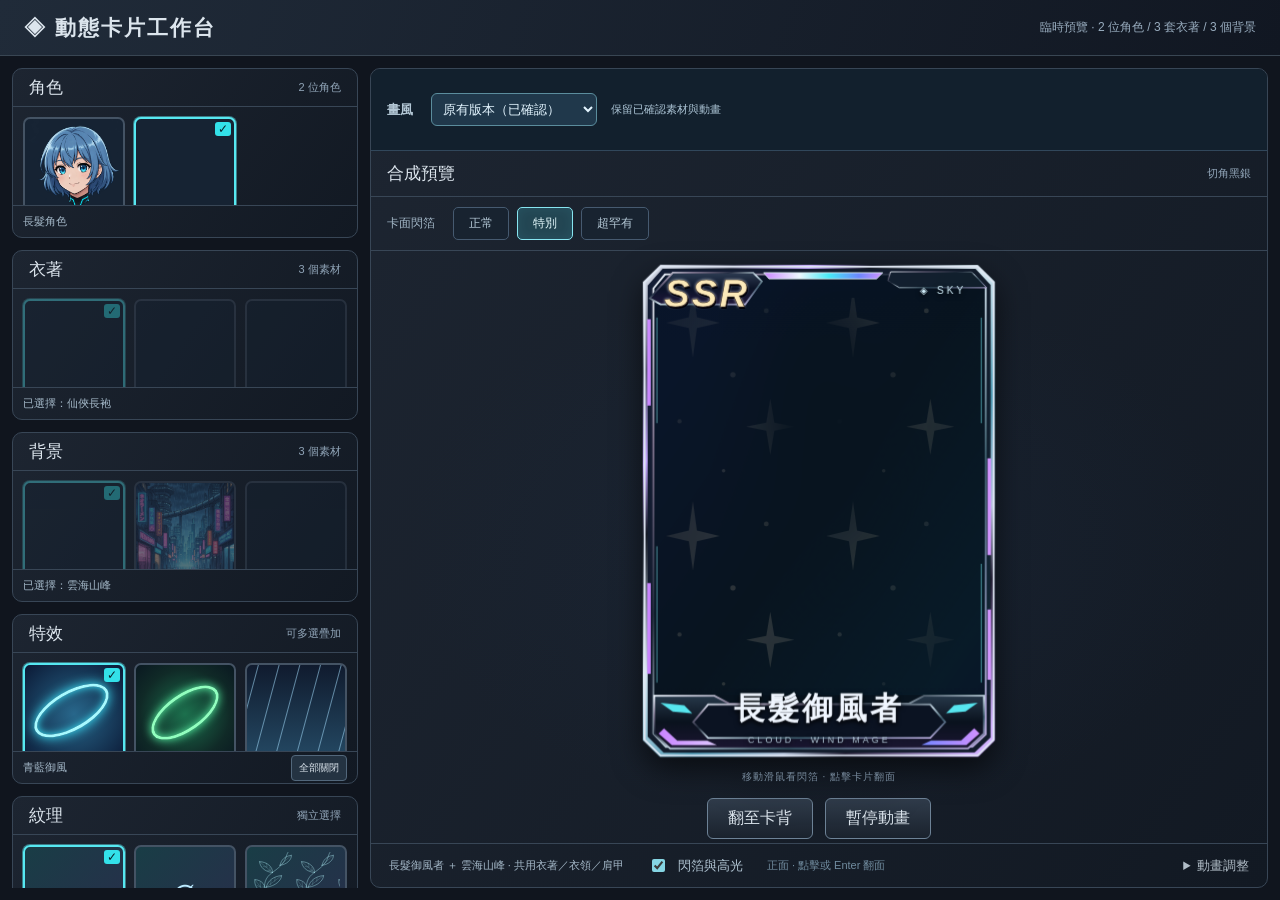
<file: index.html>
<!doctype html>
<html lang="zh-Hant">
<head>
  <meta charset="utf-8">
  <meta name="viewport" content="width=device-width, initial-scale=1">
  <meta http-equiv="refresh" content="0; url=./cyber-card/workbench.html">
  <title>動態卡片工作台</title>
</head>
<body><p><a href="./cyber-card/workbench.html">開啟動態卡片工作台</a></p></body>
</html>
</file>
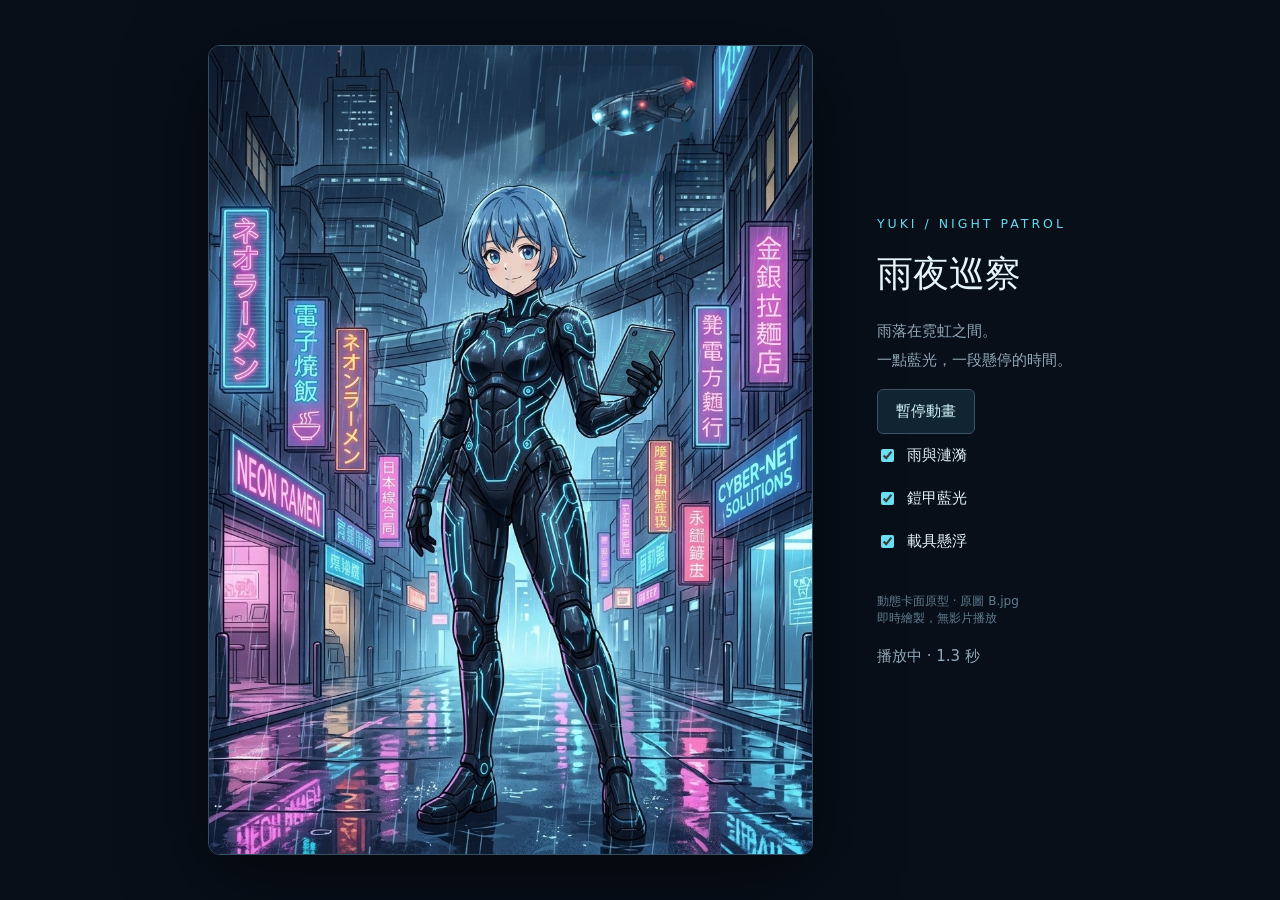
<file: cyber-card/index.html>
<!doctype html>
<html lang="zh-Hant"><meta charset="utf-8"><meta name="viewport" content="width=device-width,initial-scale=1"><title>雨夜巡察 · 動態卡面</title>
<style>
*{box-sizing:border-box}body{margin:0;background:#080f19;color:#e6f5fa;font:15px system-ui,sans-serif}main{min-height:100svh;display:flex;align-items:center;justify-content:center;gap:64px;padding:28px}aside{max-width:290px}small{color:#66d9ed;letter-spacing:3px}h1{font-size:36px;font-weight:500;margin:18px 0}p{color:#91a8b8;line-height:1.9}button{cursor:pointer;border:1px solid #385364;background:#102431;color:#d5faff;border-radius:6px;padding:12px 18px;font:inherit}button:hover{border-color:#67ddef}label{display:flex;gap:10px;padding:12px 0;align-items:center}input{accent-color:#68dff2}canvas{display:block;width:100%;height:100%}.card{height:min(90svh,900px);aspect-ratio:896/1200;max-width:100%;overflow:hidden;border:1px solid #315065;border-radius:12px;box-shadow:0 20px 80px #0008}footer{margin-top:30px;font-size:12px;color:#607c90}@media(max-width:800px){main{flex-direction:column;padding:16px;gap:24px}.card{height:min(73svh,720px);width:auto;max-width:100%}aside{max-width:520px;width:100%}h1{font-size:26px}.controls{display:flex;flex-wrap:wrap;gap:16px}footer{margin-top:16px}}
</style><main><div class="card"><canvas id="scene" width="896" height="1200" aria-label="藍髮角色站在雨夜街道，藍色鎧甲光紋呼吸，空中載具懸浮"></canvas></div><aside><small>YUKI / NIGHT PATROL</small><h1>雨夜巡察</h1><p>雨落在霓虹之間。<br>一點藍光，一段懸停的時間。</p><button id="pause">暫停動畫</button><div class="controls"><label><input id="rain" type="checkbox" checked>雨與漣漪</label><label><input id="glow" type="checkbox" checked>鎧甲藍光</label><label><input id="hover" type="checkbox" checked>載具懸浮</label></div><footer>動態卡面原型 · 原圖 B.jpg<br>即時繪製，無影片播放</footer><p id="status" role="status"></p></aside></main>
<script src="card.js?v=2"></script></html>
</file>
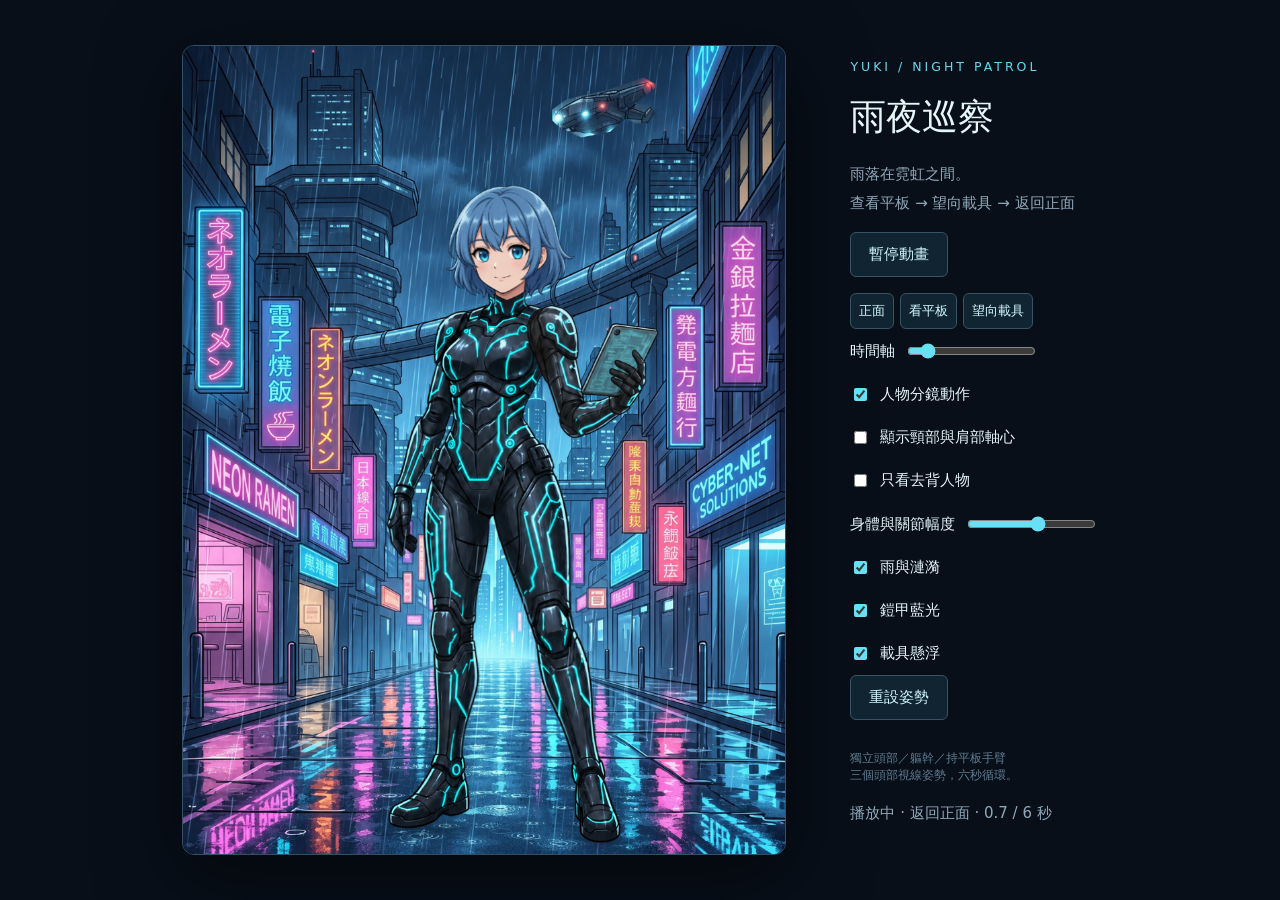
<file: cyber-card/acting.html>
<!doctype html>
<html lang="zh-Hant"><meta charset="utf-8"><meta name="viewport" content="width=device-width,initial-scale=1"><title>雨夜巡察 · 頭部與手臂分層原型</title>
<style>
*{box-sizing:border-box}body{margin:0;background:#080f19;color:#e6f5fa;font:15px system-ui,sans-serif}main{min-height:100svh;display:flex;align-items:center;justify-content:center;gap:64px;padding:28px}aside{max-width:290px}small{color:#66d9ed;letter-spacing:3px}h1{font-size:36px;font-weight:500;margin:18px 0}p{color:#91a8b8;line-height:1.9}button{cursor:pointer;border:1px solid #385364;background:#102431;color:#d5faff;border-radius:6px;padding:12px 18px;font:inherit}button:hover{border-color:#67ddef}label{display:flex;gap:10px;padding:12px 0;align-items:center}input{accent-color:#68dff2}canvas{touch-action:none;display:block;width:100%;height:100%}.card{height:min(90svh,900px);aspect-ratio:896/1200;max-width:100%;overflow:hidden;border:1px solid #315065;border-radius:12px;box-shadow:0 20px 80px #0008}.pose-controls{display:flex;flex-wrap:wrap;gap:6px;margin-top:16px}.pose-controls button{padding:8px;font-size:13px}footer{margin-top:30px;font-size:12px;color:#607c90}@media(max-width:800px){main{flex-direction:column;padding:16px;gap:24px}.card{height:min(73svh,720px);width:auto;max-width:100%}aside{max-width:520px;width:100%}h1{font-size:26px}.controls{display:flex;flex-wrap:wrap;gap:16px}footer{margin-top:16px}}
</style><main><div class="card"><canvas id="scene" width="896" height="1200" aria-label="藍髮角色站在雨夜街道，藍色鎧甲光紋呼吸，空中載具懸浮"></canvas></div><aside><small>YUKI / NIGHT PATROL</small><h1>雨夜巡察</h1><p>雨落在霓虹之間。<br>查看平板 → 望向載具 → 返回正面</p><button id="pause">暫停動畫</button><div class="pose-controls"><button data-pose="0">正面</button> <button data-pose="1.5">看平板</button> <button data-pose="3.8">望向載具</button></div><label>時間軸 <input id="scrub" type="range" min="0" max="5.99" step="0.01" value="0" aria-label="時間軸"></label><div class="controls"><label><input id="motion" type="checkbox" checked>人物分鏡動作</label><label><input id="pins" type="checkbox">顯示頸部與肩部軸心</label><label><input id="solo" type="checkbox">只看去背人物</label><label>身體與關節幅度 <input id="strength" type="range" min="0" max="1.8" step="0.1" value="1" aria-label="身體與關節幅度"></label><label><input id="rain" type="checkbox" checked>雨與漣漪</label><label><input id="glow" type="checkbox" checked>鎧甲藍光</label><label><input id="hover" type="checkbox" checked>載具懸浮</label></div><button id="reset">重設姿勢</button><footer>獨立頭部／軀幹／持平板手臂<br>三個頭部視線姿勢，六秒循環。</footer><p id="status" role="status"></p></aside></main>
<script src="acting.js?v=3"></script></html>
</file>
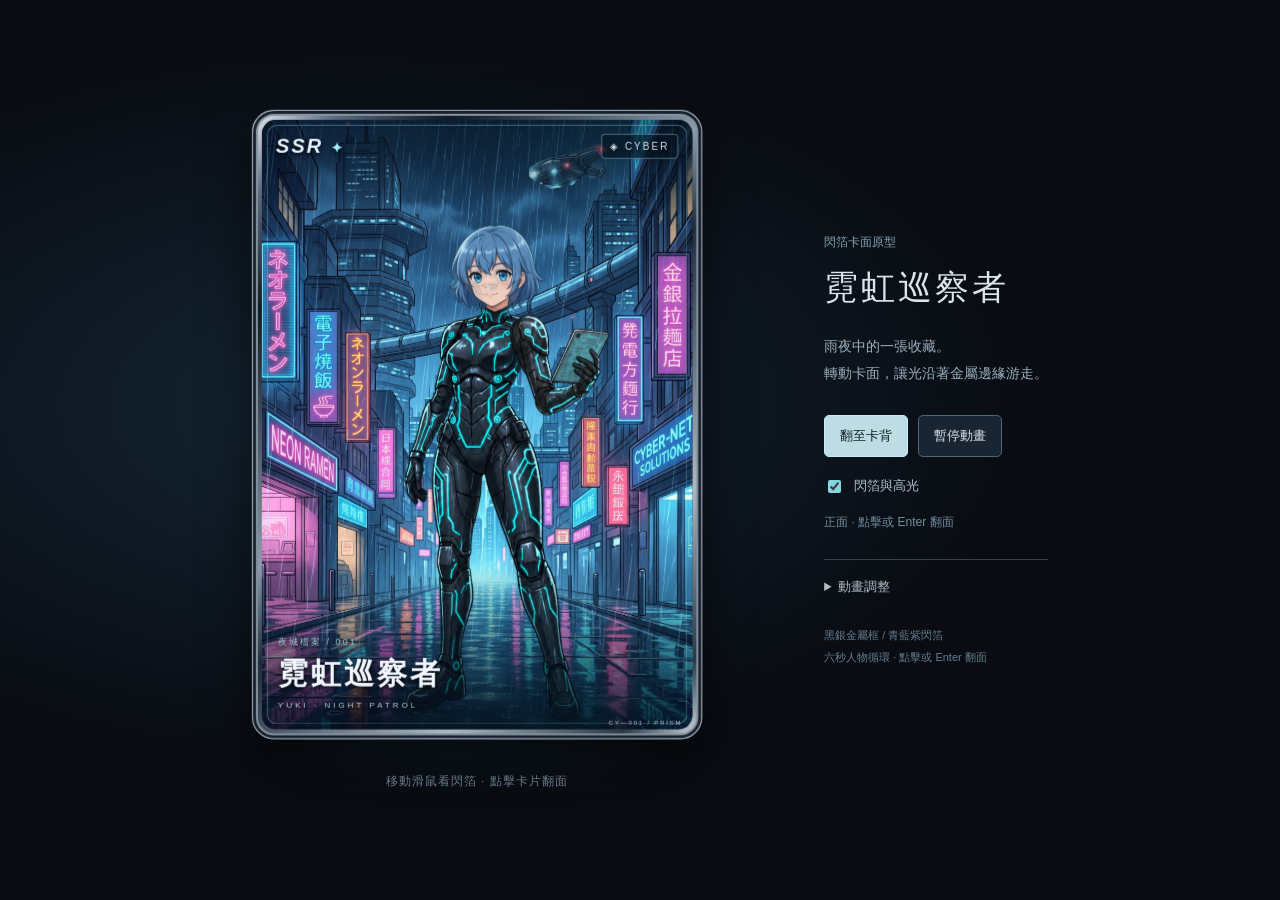
<file: cyber-card/game.html>
<!doctype html>
<html lang="zh-Hant"><head><meta charset="utf-8"><meta name="viewport" content="width=device-width,initial-scale=1"><title>霓虹巡察者 · 閃箔遊戲卡</title><style>:root{color-scheme:dark;font-family:'Microsoft JhengHei','PingFang TC',sans-serif;color:#dce5ed;background:#090c12}*{box-sizing:border-box}body{margin:0;background:radial-gradient(ellipse at 28% 45%,#142534 0,transparent 52%),#090c12}button{font:inherit;color:inherit;cursor:pointer}button:focus-visible,summary:focus-visible,input:focus-visible{outline:2px solid #a8f9ff;outline-offset:6px}.gallery{min-height:100svh;display:flex;align-items:center;justify-content:center;gap:clamp(40px,8vw,130px);padding:50px 30px}.display{position:relative;display:flex;align-items:center;flex-direction:column;width:min(46vw,490px);flex:none}.perspective{perspective:1300px;width:100%;padding:12px 20px}.tilt{--rx:0deg;--ry:0deg;--mx:50%;--my:50%;--light:0;transform:rotateX(var(--rx)) rotateY(var(--ry));transform-style:preserve-3d;will-change:transform}.trading-card{display:block;width:100%;aspect-ratio:63/88;padding:0;border:0;background:none;position:relative;text-align:left;transform-style:preserve-3d;touch-action:pan-y;-webkit-tap-highlight-color:transparent}.rotator{position:absolute;inset:0;transform-style:preserve-3d;transition:transform .85s cubic-bezier(.22,.7,.16,1)}.trading-card.is-flipped .rotator{transform:rotateY(180deg)}.face{position:absolute;inset:0;border-radius:22px;overflow:hidden;backface-visibility:hidden;-webkit-backface-visibility:hidden;border:1px solid #a8b4c1;background:linear-gradient(135deg,#f2f5fa 0%,#5e6b7d 8%,#111820 19%,#8c9aaa 43%,#202937 52%,#afb8c4 76%,#28303c 92%,#e0e8f0);box-shadow:0 22px 50px #0009,inset 0 0 0 3px #19212c,inset 0 0 0 5px #8495a2;isolation:isolate}.front{transform:translateZ(1px)}.art{position:absolute;inset:9px;border-radius:14px;overflow:hidden;background:#08141f}.art canvas{display:block;width:100%;height:100%;object-fit:cover}.art:after{content:'';position:absolute;inset:0;background:linear-gradient(#03111a8c,transparent 17%,transparent 73%,#040d19eb);pointer-events:none}.edge-detail{position:absolute;inset:14px;border:1px solid #a0e8ff5c;border-radius:10px;pointer-events:none;clip-path:polygon(0 0,32% 0,32% 1%,1% 1%,1% 30%,0 30%,0 0,100% 0,100% 30%,99% 30%,99% 1%,68% 1%,68% 0,100% 0,100% 100%,68% 100%,68% 99%,99% 99%,99% 70%,100% 70%,100% 100%,0 100%,0 70%,1% 70%,1% 99%,32% 99%,32% 100%,0 100%)}.card-header{position:absolute;top:23px;left:23px;right:23px;display:flex;justify-content:space-between;align-items:center;text-shadow:0 2px 5px #000}.rarity{font-size:20px;font-weight:900;font-style:italic;letter-spacing:2px;color:#e2f4ff}.rarity i{font-size:14px;color:#a0ecff;font-style:normal}.affinity{font-size:10px;letter-spacing:2px;border:1px solid #96c2d077;padding:6px 8px;border-radius:4px;background:#061522b3}.card-caption{position:absolute;bottom:29px;left:25px;right:22px;display:flex;flex-direction:column;gap:5px;text-shadow:0 2px 5px #000}.collection{font-size:9px;letter-spacing:2px;color:#92c8d9}.card-caption strong{font-size:clamp(22px,2.6vw,30px);letter-spacing:3px;color:#f0f6ff;font-weight:600}.card-subtitle{font-size:8px;letter-spacing:3px;color:#b4c9d9}.serial{position:absolute;right:19px;bottom:13px;font-size:6px;letter-spacing:1.8px;color:#b6c4d2}.foil,.glare,.sparkle{position:absolute;inset:6px;border-radius:17px;pointer-events:none;z-index:5;transition:opacity .25s}.foil{background:repeating-linear-gradient(118deg,transparent 0%,#48edff88 12%,#6674e6aa 22%,#bd75ff99 30%,transparent 40%,#60dcff77 51%);background-size:300% 300%;background-position:var(--mx) var(--my);mix-blend-mode:color-dodge;opacity:calc(.07 + var(--light)*.29);mask-image:radial-gradient(ellipse at 50% 30%,#0003 0%,#0008 24%,#000 65%)}.glare{background:radial-gradient(ellipse at var(--mx) var(--my),#d1f8ff9e 0%,#9eb5ff32 24%,transparent 59%);mix-blend-mode:screen;opacity:calc(var(--light)*.65)}.sparkle{background-image:radial-gradient(circle,#e3ffff 0 .7px,transparent 1.5px),radial-gradient(circle,#bb9fff 0 .5px,transparent 1.4px);background-size:31px 39px,43px 27px;background-position:var(--mx) var(--my),calc(100% - var(--mx)) var(--my);mix-blend-mode:screen;opacity:calc(var(--light)*.22);mask-image:radial-gradient(ellipse at var(--mx) var(--my),black,transparent 50%)}.no-foil .foil,.no-foil .glare,.no-foil .sparkle{opacity:0}.back{transform:rotateY(180deg) translateZ(1px);background:linear-gradient(140deg,#b7c9d5,#121923 10%,#566673 40%,#1a222f 70%,#b6c5ce)}.back:before{content:'';position:absolute;inset:9px;border-radius:14px;background:radial-gradient(ellipse at center,#182f45,#070f1d 65%);border:1px solid #86aabb6b}.circuit-pattern{position:absolute;inset:12px;border-radius:12px;background:repeating-linear-gradient(45deg,transparent 0 20px,#637eaf12 20px 21px),repeating-linear-gradient(-45deg,transparent 0 20px,#637eaf12 20px 21px)}.circuits{position:absolute;inset:16px;width:calc(100% - 32px);height:calc(100% - 32px);color:#63b5ce;opacity:.55}.emblem{position:absolute;width:38%;aspect-ratio:1;left:31%;top:36%;border:1px solid #99bfe0;transform:rotate(45deg);box-shadow:0 0 22px #5faaff22,inset 0 0 22px #5faaff22;background:#101e30}.emblem:after{content:'';position:absolute;inset:8px;border:1px solid #7493b28c}.emblem-inner{position:absolute;inset:16px;border:1px solid #6b9fb1;display:grid;place-items:center}.emblem span{transform:rotate(-45deg);font-family:Georgia,serif;font-size:clamp(50px,6vw,84px);color:#c7eaff;text-shadow:0 0 20px #77aaff66}.back-wordmark,.back-footer{position:absolute;left:20px;right:20px;text-align:center;font-weight:500;letter-spacing:6px;color:#cee6ef}.back-wordmark{top:16%;font-size:20px}.back-footer{bottom:14%;font-size:10px;letter-spacing:3px}.back-wordmark span,.back-footer span{display:block;margin-top:12px;font-size:8px;letter-spacing:3px;color:#729bac}.gesture-hint{font-size:12px;color:#788b9d;letter-spacing:1px;margin-top:23px;text-align:center}.pedestal{position:absolute;width:80%;height:30px;bottom:45px;border-radius:50%;background:#58c8ec1f;filter:blur(24px)}.intro{max-width:320px}.edition{font-size:12px;color:#82a7b8}h1{font-size:34px;font-weight:500;letter-spacing:3px;margin:14px 0 22px}.lead{line-height:1.9;color:#9aaebd;font-size:14px}.actions{display:flex;gap:10px;margin:28px 0 20px}.actions button,details button{border:1px solid #526673;background:#192532;border-radius:5px;padding:11px 15px;font-size:13px}.actions button:first-child{background:#bddce4;color:#10202a;border-color:#c5efff}label{display:flex;align-items:center;gap:10px;color:#b3c7d5;font-size:13px;margin:14px 0}input{accent-color:#85d5e3;max-width:170px}#card-state{font-size:12px;color:#718c9f;margin:18px 0 28px}details{border-top:1px solid #33414d;padding-top:18px}summary{font-size:13px;color:#b1bdc7;cursor:pointer}.pose-controls{display:flex;gap:5px;margin-top:18px}.pose-controls button{font-size:11px;padding:7px}#status{font-size:11px;color:#7b97aa}footer{font-size:11px;color:#647d8f;line-height:2;margin-top:28px}@media(max-width:760px){.gallery{flex-direction:column;gap:20px;padding:28px 20px}.display{width:min(90vw,410px)}.perspective{padding:12px 16px}.intro{max-width:380px;width:100%}h1{font-size:26px}.lead{display:none}.actions{margin-top:16px}.gesture-hint{font-size:11px;margin:16px 0 0}.card-caption strong{font-size:25px}}@media(prefers-reduced-motion:reduce){.rotator{transition:none}.tilt{transform:none!important}.foil,.glare,.sparkle{transition:none}}
</style></head>
<body><main class="gallery"><section class="display" aria-label="互動遊戲卡展示"><div class="pedestal"></div><div class="perspective"><div class="tilt" id="tilt"><button class="trading-card" id="flip-card" aria-label="翻至卡背" aria-pressed="false"><div class="rotator"><div class="face front"><div class="art"><canvas id="scene" width="896" height="1200" aria-label="霓虹巡察者的六秒人物動畫"></canvas></div><div class="edge-detail"></div><header class="card-header"><span class="rarity">SSR <i>✦</i></span><span class="affinity">◈ CYBER</span></header><div class="card-caption"><span class="collection">夜城檔案 / 001</span><strong>霓虹巡察者</strong><span class="card-subtitle">YUKI · NIGHT PATROL</span></div><div class="foil"></div><div class="glare"></div><div class="sparkle"></div><span class="serial">CY—001 / PRISM</span></div><div class="face back"><div class="circuit-pattern"></div><svg class="circuits" viewBox="0 0 400 560" aria-hidden="true"><g fill="none" stroke="currentColor" stroke-width="1.5"><path d="M25 48H88L130 90V190L160 220M375 48H312L270 90V190L240 220M25 512H88L130 470V370L160 340M375 512H312L270 470V370L240 340M25 142H66L100 176V235L145 260M375 142H334L300 176V235L255 260M25 418H66L100 384V325L145 300M375 418H334L300 384V325L255 300M200 24V158M200 402V536M24 280H118M282 280H376"/><path d="M36 36H102L150 84V160M364 36H298L250 84V160M36 524H102L150 476V400M364 524H298L250 476V400" opacity=".4"/><g fill="currentColor"><circle cx="25" cy="48" r="3"/><circle cx="375" cy="48" r="3"/><circle cx="25" cy="512" r="3"/><circle cx="375" cy="512" r="3"/><circle cx="25" cy="142" r="3"/><circle cx="375" cy="142" r="3"/><circle cx="25" cy="418" r="3"/><circle cx="375" cy="418" r="3"/></g></g></svg><div class="back-wordmark">夜城檔案<span>NEON ARCHIVE</span></div><div class="emblem"><div class="emblem-inner"><span>Y</span></div></div><div class="back-footer">CYBER DIVISION<span>001 · COLLECTOR SERIES</span></div><div class="foil"></div><div class="glare"></div><div class="sparkle"></div></div></div></button></div></div><p class="gesture-hint">移動滑鼠看閃箔 · 點擊卡片翻面</p></section>
<aside class="intro"><span class="edition">閃箔卡面原型</span><h1>霓虹巡察者</h1><p class="lead">雨夜中的一張收藏。<br>轉動卡面，讓光沿著金屬邊緣游走。</p><div class="actions"><button id="flip-button">翻至卡背</button><button id="pause">暫停動畫</button></div><label class="foil-control"><input type="checkbox" id="foil-toggle" checked>閃箔與高光</label><p id="card-state" aria-live="polite">正面 · 人物動畫播放中</p><details><summary>動畫調整</summary><div class="pose-controls"><button data-pose="0">正面姿勢</button><button data-pose="1.5">看平板</button><button data-pose="3.8">望向載具</button></div><label>時間軸<input id="scrub" type="range" min="0" max="5.99" step=".01" value="0" aria-label="時間軸"></label><label><input id="motion" type="checkbox" checked>人物分鏡動作</label><label><input id="pins" type="checkbox">顯示關節軸心</label><label><input id="solo" type="checkbox">只看去背人物</label><label>動作幅度<input id="strength" type="range" min="0" max="1.8" step=".1" value="1" aria-label="身體與關節幅度"></label><label><input id="rain" type="checkbox" checked>雨與漣漪</label><label><input id="glow" type="checkbox" checked>鎧甲藍光</label><label><input id="hover" type="checkbox" checked>載具懸浮</label><button id="reset">重設動畫</button><p id="status" role="status"></p></details><footer>黑銀金屬框 / 青藍紫閃箔<br>六秒人物循環 · 點擊或 Enter 翻面</footer></aside></main><script src="acting.js?v=3"></script><script src="game.js"></script></body></html>
</file>
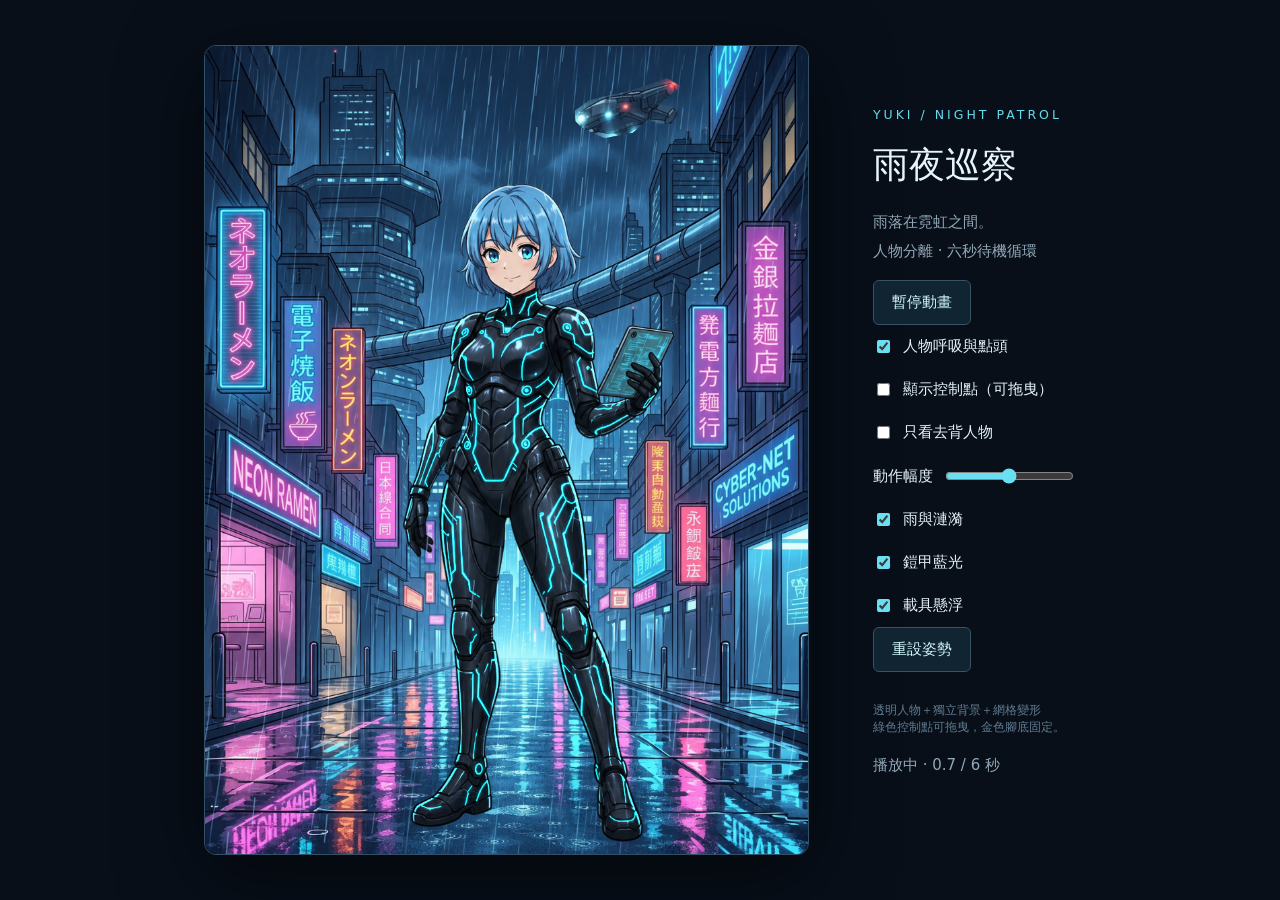
<file: cyber-card/puppet.html>
<!doctype html>
<html lang="zh-Hant"><meta charset="utf-8"><meta name="viewport" content="width=device-width,initial-scale=1"><title>雨夜巡察 · 人物控制點原型</title>
<style>
*{box-sizing:border-box}body{margin:0;background:#080f19;color:#e6f5fa;font:15px system-ui,sans-serif}main{min-height:100svh;display:flex;align-items:center;justify-content:center;gap:64px;padding:28px}aside{max-width:290px}small{color:#66d9ed;letter-spacing:3px}h1{font-size:36px;font-weight:500;margin:18px 0}p{color:#91a8b8;line-height:1.9}button{cursor:pointer;border:1px solid #385364;background:#102431;color:#d5faff;border-radius:6px;padding:12px 18px;font:inherit}button:hover{border-color:#67ddef}label{display:flex;gap:10px;padding:12px 0;align-items:center}input{accent-color:#68dff2}canvas{touch-action:none;display:block;width:100%;height:100%}.card{height:min(90svh,900px);aspect-ratio:896/1200;max-width:100%;overflow:hidden;border:1px solid #315065;border-radius:12px;box-shadow:0 20px 80px #0008}footer{margin-top:30px;font-size:12px;color:#607c90}@media(max-width:800px){main{flex-direction:column;padding:16px;gap:24px}.card{height:min(73svh,720px);width:auto;max-width:100%}aside{max-width:520px;width:100%}h1{font-size:26px}.controls{display:flex;flex-wrap:wrap;gap:16px}footer{margin-top:16px}}
</style><main><div class="card"><canvas id="scene" width="896" height="1200" aria-label="藍髮角色站在雨夜街道，藍色鎧甲光紋呼吸，空中載具懸浮"></canvas></div><aside><small>YUKI / NIGHT PATROL</small><h1>雨夜巡察</h1><p>雨落在霓虹之間。<br>人物分離 · 六秒待機循環</p><button id="pause">暫停動畫</button><div class="controls"><label><input id="motion" type="checkbox" checked>人物呼吸與點頭</label><label><input id="pins" type="checkbox">顯示控制點（可拖曳）</label><label><input id="solo" type="checkbox">只看去背人物</label><label>動作幅度 <input id="strength" type="range" min="0" max="2" step="0.1" value="1" aria-label="動作幅度"></label><label><input id="rain" type="checkbox" checked>雨與漣漪</label><label><input id="glow" type="checkbox" checked>鎧甲藍光</label><label><input id="hover" type="checkbox" checked>載具懸浮</label></div><button id="reset">重設姿勢</button><footer>透明人物＋獨立背景＋網格變形<br>綠色控制點可拖曳，金色腳底固定。</footer><p id="status" role="status"></p></aside></main>
<script src="puppet.js?v=1"></script></html>
</file>
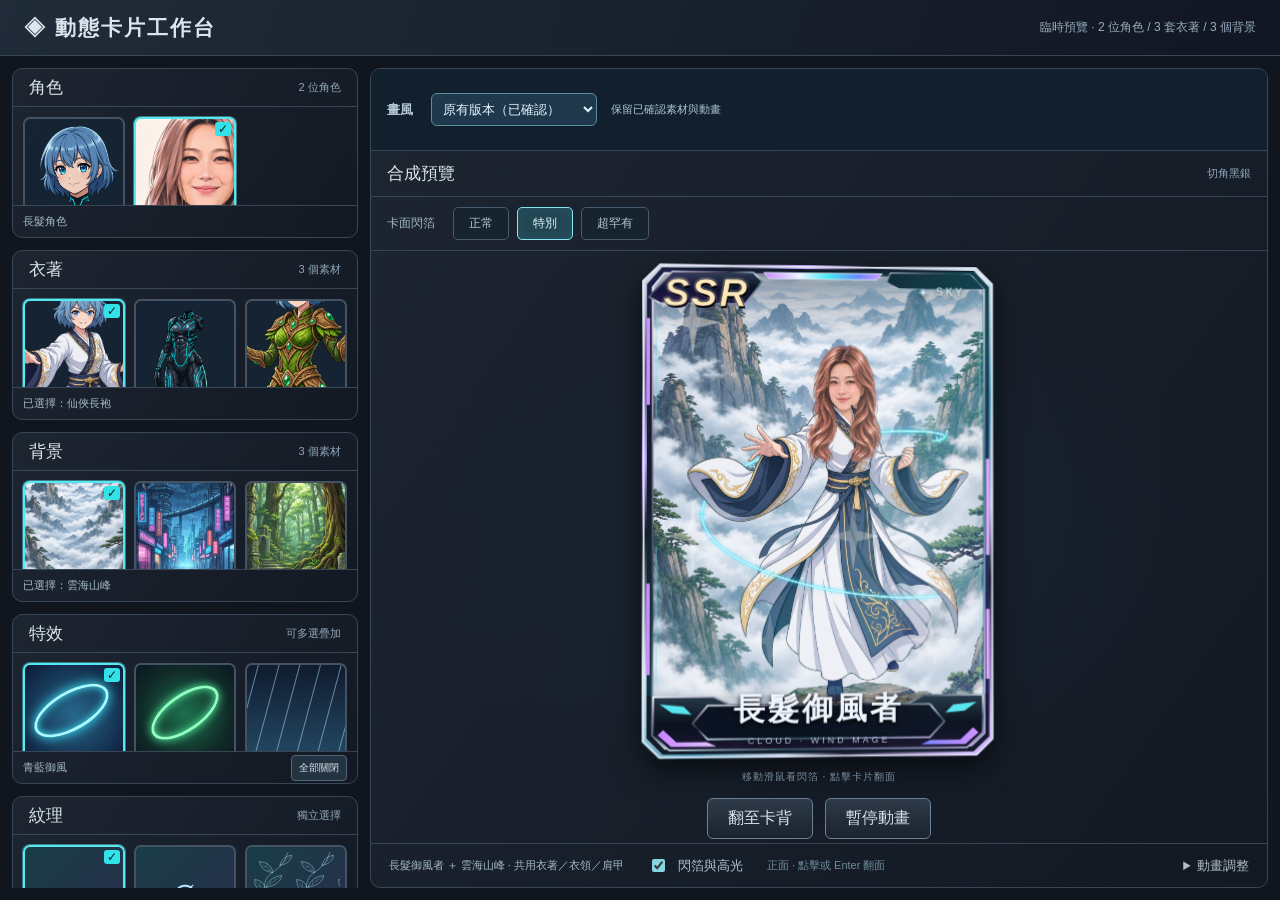
<file: cyber-card/workbench.html>
<!doctype html>
<html lang="zh-Hant"><head><meta charset="utf-8"><meta name="viewport" content="width=device-width,initial-scale=1"><title>動態卡片工作台 · 切角閃箔卡</title><style>:root{color-scheme:dark;font-family:'Microsoft JhengHei','PingFang TC',sans-serif;color:#dce5ed;background:#090c12}*{box-sizing:border-box}body{margin:0;background:radial-gradient(ellipse at 28% 45%,#142534 0,transparent 52%),#090c12}button{font:inherit;color:inherit;cursor:pointer}button:focus-visible,summary:focus-visible,input:focus-visible{outline:2px solid #a8f9ff;outline-offset:6px}.gallery{min-height:100svh;display:flex;align-items:center;justify-content:center;gap:clamp(40px,8vw,130px);padding:50px 30px}.display{position:relative;display:flex;align-items:center;flex-direction:column;width:min(46vw,490px);flex:none}.perspective{perspective:1300px;width:100%;padding:12px 20px}.tilt{--rx:0deg;--ry:0deg;--mx:50%;--my:50%;--light:0;transform:rotateX(var(--rx)) rotateY(var(--ry));transform-style:preserve-3d;will-change:transform}.trading-card{display:block;width:100%;aspect-ratio:63/88;padding:0;border:0;background:none;position:relative;text-align:left;transform-style:preserve-3d;touch-action:pan-y;-webkit-tap-highlight-color:transparent}.rotator{position:absolute;inset:0;transform-style:preserve-3d;transition:transform .85s cubic-bezier(.22,.7,.16,1)}.trading-card.is-flipped .rotator{transform:rotateY(180deg)}.face{position:absolute;inset:0;border-radius:22px;overflow:hidden;backface-visibility:hidden;-webkit-backface-visibility:hidden;border:1px solid #a8b4c1;background:linear-gradient(135deg,#f2f5fa 0%,#5e6b7d 8%,#111820 19%,#8c9aaa 43%,#202937 52%,#afb8c4 76%,#28303c 92%,#e0e8f0);box-shadow:0 22px 50px #0009,inset 0 0 0 3px #19212c,inset 0 0 0 5px #8495a2;isolation:isolate}.front{transform:translateZ(1px)}.art{position:absolute;inset:9px;border-radius:14px;overflow:hidden;background:#08141f}.art canvas{display:block;width:100%;height:100%;object-fit:cover}.art:after{content:'';position:absolute;inset:0;background:linear-gradient(#03111a8c,transparent 17%,transparent 73%,#040d19eb);pointer-events:none}.edge-detail{position:absolute;inset:14px;border:1px solid #a0e8ff5c;border-radius:10px;pointer-events:none;clip-path:polygon(0 0,32% 0,32% 1%,1% 1%,1% 30%,0 30%,0 0,100% 0,100% 30%,99% 30%,99% 1%,68% 1%,68% 0,100% 0,100% 100%,68% 100%,68% 99%,99% 99%,99% 70%,100% 70%,100% 100%,0 100%,0 70%,1% 70%,1% 99%,32% 99%,32% 100%,0 100%)}.card-header{position:absolute;top:23px;left:23px;right:23px;display:flex;justify-content:space-between;align-items:center;text-shadow:0 2px 5px #000}.rarity{font-size:20px;font-weight:900;font-style:italic;letter-spacing:2px;color:#e2f4ff}.rarity i{font-size:14px;color:#a0ecff;font-style:normal}.affinity{font-size:10px;letter-spacing:2px;border:1px solid #96c2d077;padding:6px 8px;border-radius:4px;background:#061522b3}.card-caption{position:absolute;bottom:29px;left:25px;right:22px;display:flex;flex-direction:column;gap:5px;text-shadow:0 2px 5px #000}.collection{font-size:9px;letter-spacing:2px;color:#92c8d9}.card-caption strong{font-size:clamp(22px,2.6vw,30px);letter-spacing:3px;color:#f0f6ff;font-weight:600}.card-subtitle{font-size:8px;letter-spacing:3px;color:#b4c9d9}.serial{position:absolute;right:19px;bottom:13px;font-size:6px;letter-spacing:1.8px;color:#b6c4d2}.foil,.glare,.sparkle{position:absolute;inset:6px;border-radius:17px;pointer-events:none;z-index:5;transition:opacity .25s}.foil{background:repeating-linear-gradient(118deg,transparent 0%,#48edff88 12%,#6674e6aa 22%,#bd75ff99 30%,transparent 40%,#60dcff77 51%);background-size:300% 300%;background-position:var(--mx) var(--my);mix-blend-mode:color-dodge;opacity:calc(.07 + var(--light)*.29);mask-image:radial-gradient(ellipse at 50% 30%,#0003 0%,#0008 24%,#000 65%)}.glare{background:radial-gradient(ellipse at var(--mx) var(--my),#d1f8ff9e 0%,#9eb5ff32 24%,transparent 59%);mix-blend-mode:screen;opacity:calc(var(--light)*.65)}.sparkle{background-image:radial-gradient(circle,#e3ffff 0 .7px,transparent 1.5px),radial-gradient(circle,#bb9fff 0 .5px,transparent 1.4px);background-size:31px 39px,43px 27px;background-position:var(--mx) var(--my),calc(100% - var(--mx)) var(--my);mix-blend-mode:screen;opacity:calc(var(--light)*.22);mask-image:radial-gradient(ellipse at var(--mx) var(--my),black,transparent 50%)}.no-foil .foil,.no-foil .glare,.no-foil .sparkle{opacity:0}.back{transform:rotateY(180deg) translateZ(1px);background:linear-gradient(140deg,#b7c9d5,#121923 10%,#566673 40%,#1a222f 70%,#b6c5ce)}.back:before{content:'';position:absolute;inset:9px;border-radius:14px;background:radial-gradient(ellipse at center,#182f45,#070f1d 65%);border:1px solid #86aabb6b}.circuit-pattern{position:absolute;inset:12px;border-radius:12px;background:repeating-linear-gradient(45deg,transparent 0 20px,#637eaf12 20px 21px),repeating-linear-gradient(-45deg,transparent 0 20px,#637eaf12 20px 21px)}.circuits{position:absolute;inset:16px;width:calc(100% - 32px);height:calc(100% - 32px);color:#63b5ce;opacity:.55}.emblem{position:absolute;width:38%;aspect-ratio:1;left:31%;top:36%;border:1px solid #99bfe0;transform:rotate(45deg);box-shadow:0 0 22px #5faaff22,inset 0 0 22px #5faaff22;background:#101e30}.emblem:after{content:'';position:absolute;inset:8px;border:1px solid #7493b28c}.emblem-inner{position:absolute;inset:16px;border:1px solid #6b9fb1;display:grid;place-items:center}.emblem span{transform:rotate(-45deg);font-family:Georgia,serif;font-size:clamp(50px,6vw,84px);color:#c7eaff;text-shadow:0 0 20px #77aaff66}.back-wordmark,.back-footer{position:absolute;left:20px;right:20px;text-align:center;font-weight:500;letter-spacing:6px;color:#cee6ef}.back-wordmark{top:16%;font-size:20px}.back-footer{bottom:14%;font-size:10px;letter-spacing:3px}.back-wordmark span,.back-footer span{display:block;margin-top:12px;font-size:8px;letter-spacing:3px;color:#729bac}.gesture-hint{font-size:12px;color:#788b9d;letter-spacing:1px;margin-top:23px;text-align:center}.pedestal{position:absolute;width:80%;height:30px;bottom:45px;border-radius:50%;background:#58c8ec1f;filter:blur(24px)}.intro{max-width:320px}.edition{font-size:12px;color:#82a7b8}h1{font-size:34px;font-weight:500;letter-spacing:3px;margin:14px 0 22px}.lead{line-height:1.9;color:#9aaebd;font-size:14px}.actions{display:flex;gap:10px;margin:28px 0 20px}.actions button,details button{border:1px solid #526673;background:#192532;border-radius:5px;padding:11px 15px;font-size:13px}.actions button:first-child{background:#bddce4;color:#10202a;border-color:#c5efff}label{display:flex;align-items:center;gap:10px;color:#b3c7d5;font-size:13px;margin:14px 0}input{accent-color:#85d5e3;max-width:170px}#card-state{font-size:12px;color:#718c9f;margin:18px 0 28px}details{border-top:1px solid #33414d;padding-top:18px}summary{font-size:13px;color:#b1bdc7;cursor:pointer}.pose-controls{display:flex;gap:5px;margin-top:18px}.pose-controls button{font-size:11px;padding:7px}#status{font-size:11px;color:#7b97aa}footer{font-size:11px;color:#647d8f;line-height:2;margin-top:28px}@media(max-width:760px){.gallery{flex-direction:column;gap:20px;padding:28px 20px}.display{width:min(90vw,410px)}.perspective{padding:12px 16px}.intro{max-width:380px;width:100%}h1{font-size:26px}.lead{display:none}.actions{margin-top:16px}.gesture-hint{font-size:11px;margin:16px 0 0}.card-caption strong{font-size:25px}}@media(prefers-reduced-motion:reduce){.rotator{transition:none}.tilt{transform:none!important}.foil,.glare,.sparkle{transition:none}}
</style><style>body{background:#10151e}.gallery{display:none}.worktop{height:56px;padding:0 24px;display:flex;align-items:center;justify-content:space-between;border-bottom:1px solid #394653;background:linear-gradient(110deg,#202b39,#111722)}.worktop strong{font-size:21px;letter-spacing:2px}.worktop span{font-size:12px;color:#99adbf}.workarea{height:calc(100svh - 56px);display:grid;grid-template-columns:clamp(255px,27vw,370px) 1fr;gap:12px;padding:12px}.library{min-height:0;display:grid;grid-template-rows:1fr 1fr;gap:12px}.asset-panel,.preview-panel{border:1px solid #384656;border-radius:10px;background:linear-gradient(125deg,#1d2531,#121923)}.asset-panel{min-height:0;display:flex;flex-direction:column;overflow:hidden}.panel-head{height:48px;flex:none;display:flex;align-items:center;justify-content:space-between;padding:0 16px;border-bottom:1px solid #384656}.panel-head h2{font-size:17px;font-weight:500;margin:0}.panel-head span{font-size:11px;color:#91a5b8}.asset-grid{overflow-y:auto;align-content:start;display:grid;grid-template-columns:repeat(3,minmax(0,1fr));gap:12px;padding:16px;flex:1;scrollbar-color:#40d7e1 #293644;scrollbar-width:thin}.asset-option{padding:0;background:none;border:0;min-width:0}.asset-image{display:block;width:100%;aspect-ratio:1;border:2px solid #56e8f1;border-radius:7px;position:relative;background-color:#162333;background-size:cover;background-position:center;box-shadow:0 0 0 1px #3c7c86}.asset-image:after{content:'✓';position:absolute;top:3px;right:3px;background:#33e1e9;color:#08212a;border-radius:3px;font-size:12px;padding:0 3px}.character-thumb{background-image:url('heads-v2.png');background-size:300% 100%;background-position:left center}.background-thumb{background-image:url('background-v1.png')}.asset-option span:last-child{display:block;font-size:11px;margin-top:7px;line-height:1.4}.selected-note{margin:0;padding:11px 14px;border-top:1px solid #384656;color:#a5b9c9;font-size:11px}.preview-panel{display:flex;min-height:0;flex-direction:column;overflow:hidden}.preview-panel>.panel-head{height:46px}.preview-stage{flex:1;min-height:0;display:flex;flex-direction:column;align-items:center;justify-content:center;padding:18px 34px 8px;background:radial-gradient(ellipse at center,#1b293d66,transparent 65%)}.display{width:min(100%,calc((100svh - 260px)*.716));max-width:510px}.perspective{padding:0 10px}.gesture-hint{margin:12px 0 0;font-size:10px}.preview-actions{display:flex;gap:12px;margin-top:14px}.preview-actions button{min-width:105px;padding:9px 20px;border:1px solid #6d8296;border-radius:6px;background:linear-gradient(#303c4b,#1a222d)}.bottom-tools{display:flex;align-items:center;gap:24px;padding:12px 18px;border-top:1px solid #384656;flex-wrap:wrap}.bottom-tools label{margin:0}.bottom-tools details{margin-left:auto;border:0;padding:0;position:relative}.bottom-tools details[open]{position:absolute;right:28px;bottom:65px;background:#152231;border:1px solid #466277;padding:18px;z-index:30;max-height:65svh;overflow:auto;box-shadow:0 8px 25px #000a}.bottom-tools details label{margin:12px 0}.bottom-tools #card-state{margin:0;font-size:11px}.face{border-radius:0;border:0;clip-path:polygon(5% 0,95% 0,100% 3.5%,100% 96.5%,95% 100%,5% 100%,0 96.5%,0 3.5%);background:linear-gradient(130deg,#ebf2ff,#525569 12%,#c4a7ff 22%,#151a25 30%,#d8e9f3 45%,#4a98b3 60%,#b6c4dc 72%,#211d32 80%,#d1b2ff 96%);box-shadow:none}.art{inset:10px;border-radius:0;clip-path:polygon(4% 0,96% 0,100% 3%,100% 97%,96% 100%,4% 100%,0 97%,0 3%)}.art canvas{object-fit:fill}.art:after{background:linear-gradient(#0612215c,transparent 15%,transparent 87%,#040d1988)}.chrome-frame{position:absolute;inset:0;width:100%;height:100%;z-index:3;pointer-events:none}.edge-detail,.serial,.collection{display:none}.card-header{top:2%;left:6%;right:6%;z-index:4;align-items:flex-start}.rarity{font-size:clamp(24px,3vw,42px);line-height:1;font-family:Arial,sans-serif;font-weight:900;font-style:italic;color:#fce8b6;-webkit-text-stroke:.7px #403527;text-shadow:1px 2px #000,0 0 3px #b4cce1}.rarity i{display:none}.affinity{font-size:clamp(7px,.8vw,11px);margin-top:1%;background:none;border:0;letter-spacing:3px;color:#d1effb}.card-caption{bottom:2.5%;left:9%;right:9%;z-index:4;align-items:center;gap:5px}.card-caption strong{font-size:clamp(19px,2.5vw,31px);letter-spacing:3px}.card-subtitle{font-size:clamp(6px,.7vw,9px);letter-spacing:3px}.foil,.glare,.sparkle{inset:5px;border-radius:0;z-index:6}.back:before{border-radius:0;inset:10px}.circuit-pattern{border-radius:0}.pedestal{display:none}.display{filter:drop-shadow(0 12px 15px #0009)}@media(max-width:850px){.workarea{grid-template-columns:230px 1fr}.asset-grid{gap:8px;padding:10px}.bottom-tools{gap:12px}.worktop strong{font-size:18px}.preview-stage{padding:16px 16px 8px}}@media(max-width:580px){.workarea{height:auto;min-height:calc(100svh - 56px);display:flex;flex-direction:column}.library{grid-template-columns:1fr 1fr;grid-template-rows:220px}.preview-panel{min-height:650px}.display{width:min(100%,365px)}.preview-stage{padding:24px}.worktop span{display:none}.asset-grid{grid-template-columns:repeat(2,minmax(0,1fr))}.bottom-tools details[open]{position:fixed;bottom:16px;right:16px;left:16px;max-height:65svh}}
</style><style>.druid-thumb{background-image:url("druid-person-v1.png");background-size:300% auto;background-position:52% 18%}.forest-thumb{background-image:url("forest-background-v1.png")}.asset-option[aria-pressed="false"] .asset-image{border-color:#445364;box-shadow:none}.asset-option[aria-pressed="false"] .asset-image:after{display:none}.asset-option:focus-visible{outline:2px solid #7bf3ff;outline-offset:4px}button:disabled{opacity:.45;cursor:default}#library-status{font-size:11px;color:#a5b9c9;margin:0}</style><style>.library{grid-template-rows:1fr 1fr 1fr}.effects-panel .asset-grid{flex:1}.effect-footer{border-top:1px solid #384656;display:flex;align-items:center;gap:6px;padding-right:10px}.effect-footer .selected-note{border:0;flex:1;padding:9px 12px}.clear-effects{font-size:10px;padding:5px 7px;white-space:nowrap;background:#243342;border:1px solid #52677b;border-radius:4px}.asset-option[aria-pressed="false"] .asset-image{border-color:#445364;box-shadow:none}.asset-option[aria-pressed="false"] .asset-image:after{display:none}.effect-thumb{overflow:hidden;background-color:#0c2027}.fx-magic{background:radial-gradient(ellipse at center,#1c704d,#102a27 65%,#0a1821)}.fx-magic i{position:absolute;width:80%;height:38%;left:10%;top:30%;border:3px solid #91ffbf;border-radius:50%;transform:rotate(-35deg);box-shadow:0 0 10px #58f6a6,inset 0 0 10px #58f6a6}.fx-rain{background:repeating-linear-gradient(105deg,transparent 0 10px,#a5dfff88 11px,transparent 12px 20px),linear-gradient(#101b2e,#254b66)}.fx-fireflies{background:radial-gradient(circle at 25% 30%,#efffb8 0 2px,#bdff5d55 3px,transparent 10px),radial-gradient(circle at 65% 65%,#efffb8 0 2px,#bdff5d55 3px,transparent 12px),radial-gradient(circle at 75% 20%,#efffb8 0 1px,transparent 7px),linear-gradient(135deg,#203e30,#101e25)}[hidden]{display:none!important}@media(max-width:580px){.library{grid-template-columns:1fr;grid-template-rows:repeat(3,180px)}.library .asset-grid{grid-template-columns:repeat(3,minmax(0,75px));gap:12px}.panel-head{height:36px}.selected-note{padding:6px 12px}}</style><style>.foil-picker{flex:none;display:flex;align-items:center;gap:8px;border:0;border-bottom:1px solid #384656;margin:0;padding:10px 16px;min-width:0}
.foil-picker legend{float:left;margin-right:10px;padding:7px 0;color:#a5b9c9;font-size:12px}
.foil-picker label{margin:0;position:relative;cursor:pointer;font-size:12px}
.foil-picker input{position:absolute;opacity:0;width:1px;height:1px}
.foil-picker label span{display:block;padding:7px 15px;border:1px solid #465a70;border-radius:5px;background:#182330;white-space:nowrap}
.foil-picker input:checked+span{border-color:#87e5f0;background:#234653;color:#e7fcff;box-shadow:inset 0 0 12px #61e5ff15}
.foil-picker input:focus-visible+span{outline:2px solid #a8f9ff;outline-offset:3px}
.preview-stage .display{width:min(100%,calc((100svh - 315px)*.716))}
/* A face-safe mask and an opaque title area keep both identities readable. */
.tilt[data-foil] .front .foil,.tilt[data-foil] .front .sparkle{mask-image:radial-gradient(ellipse at 51% 29%,#0001 0%,#0004 14%,#000b 28%,#000 48%);clip-path:polygon(0 0,100% 0,100% 88%,0 88%)}
.tilt[data-foil] .glare{background:radial-gradient(ellipse at var(--mx) var(--my),#fff9 0%,#fff2 22%,transparent 58%);opacity:calc(.08 + var(--light)*.4)}
.tilt[data-foil=normal] .foil,.tilt[data-foil=normal] .sparkle{opacity:0}
.tilt[data-foil=normal] .glare{opacity:calc(.06 + var(--light)*.38)}
.tilt[data-foil=special] .foil{background-image:repeating-linear-gradient(125deg,#244c7d00 0%,#48e4ff99 14%,#7483ffbb 26%,#cd81ffa6 37%,#244c7d00 50%);background-size:260% 260%;background-position:var(--mx) var(--my);mix-blend-mode:color-dodge;opacity:calc(.16 + var(--light)*.35)}
.tilt[data-foil=special] .foil:after{content:'';position:absolute;inset:0;background:repeating-linear-gradient(125deg,#ccefff55 0 1px,transparent 1px 4px);mix-blend-mode:soft-light}
.tilt[data-foil=special] .sparkle{opacity:0}
.tilt[data-foil=ultra] .foil{background-image:repeating-linear-gradient(115deg,#e8b8ff 0%,#90c6ff 13%,#8cffe1 26%,#ffe6a1 39%,#ffb1e0 52%,#9a9eff 65%);background-size:350% 350%;background-position:var(--mx) var(--my);mix-blend-mode:color-dodge;opacity:calc(.10 + var(--light)*.30)}
.tilt[data-foil=ultra] .foil:after{content:'';position:absolute;inset:0;background-image:repeating-linear-gradient(45deg,transparent 0 13px,#e7fcffb3 14px,transparent 16px 29px),repeating-linear-gradient(-45deg,transparent 0 13px,#cbb7ff99 14px,transparent 16px 29px);background-position:calc(100% - var(--mx)) var(--my),var(--mx) calc(100% - var(--my));background-size:180% 180%;mix-blend-mode:overlay;opacity:.65}
.tilt[data-foil=ultra] .sparkle{background-image:radial-gradient(circle,#fff 0 .7px,transparent 1.8px),radial-gradient(circle,#c9faff 0 .8px,transparent 2px),radial-gradient(circle,#ffe4a9 0 .6px,transparent 1.5px);background-size:17px 29px,37px 23px,47px 41px;background-position:var(--mx) var(--my),calc(100% - var(--mx)) var(--my),var(--my) calc(100% - var(--mx));mix-blend-mode:color-dodge;opacity:calc(.12 + var(--light)*.55)}
.tilt[data-foil=ultra] .sparkle{mask-image:radial-gradient(ellipse at var(--mx) var(--my),#000 0%,#0009 24%,transparent 60%)}
.tilt[data-foil=ultra] .front .sparkle{mask-image:radial-gradient(ellipse at var(--mx) var(--my),#000 0%,#0009 24%,transparent 60%),radial-gradient(ellipse at 51% 29%,#0001 0%,#0004 14%,#000b 28%,#000 48%);mask-composite:intersect}
.tilt.no-foil[data-foil] .foil,.tilt.no-foil[data-foil] .glare,.tilt.no-foil[data-foil] .sparkle{opacity:0}
@media(max-width:580px){.foil-picker{gap:6px;padding:10px}.foil-picker label span{padding:7px 12px}.foil-picker legend{margin-right:4px}.preview-stage .display{width:min(100%,365px)}}

.tilt[data-foil=ultra] .glare:after{content:"";position:absolute;inset:0;background:repeating-linear-gradient(45deg,transparent 0 13px,#cdf7ff88 14px,transparent 15px 29px),repeating-linear-gradient(-45deg,transparent 0 13px,#e8caff88 14px,transparent 15px 29px);background-position:var(--mx) var(--my);background-size:150% 150%;mask-image:radial-gradient(ellipse at var(--mx) var(--my),#000,transparent 65%)}
.tilt[data-foil=ultra] .front .glare:after{clip-path:polygon(0 0,100% 0,100% 88%,0 88%)}
</style><style>/* The pattern masks stay anchored to the card; only the illuminating gradients move. */
.theme-texture{position:absolute;inset:10px;z-index:7;pointer-events:none;opacity:0;transition:opacity .3s;clip-path:polygon(0 5%,100% 5%,100% 87%,0 87%);mask-image:radial-gradient(ellipse at 51% 29%,transparent 0%,#0001 13%,#0008 26%,#000 43%);mix-blend-mode:screen}
.theme-texture>i{position:absolute;inset:0;mask-image:var(--theme-pattern);mask-repeat:repeat;mask-size:135px 180px;mask-position:0 0;background:radial-gradient(ellipse at var(--mx) var(--my),#fff 0%,var(--theme-light) 18%,#ffffff22 40%,transparent 63%),linear-gradient(115deg,transparent 25%,var(--theme-light) 48%,transparent 70%);background-size:100% 100%,250% 250%;background-position:center,var(--mx) var(--my)}
.tilt[data-character=druid]{--theme-pattern:url("data:image/svg+xml,%3Csvg%20xmlns%3D%22http%3A%2F%2Fwww.w3.org%2F2000%2Fsvg%22%20width%3D%22180%22%20height%3D%22240%22%20viewBox%3D%220%200%20180%20240%22%3E%0A%20%3Cg%20fill%3D%22none%22%20stroke%3D%22white%22%20stroke-linecap%3D%22round%22%20stroke-linejoin%3D%22round%22%3E%0A%20%20%3Cpath%20stroke-width%3D%221.8%22%20d%3D%22M25%20240C85%20192%2020%20135%2087%2088S139%2025%20155%200M56%20176C18%20166%2010%20137%2012%20118C42%20121%2063%20141%2056%20176ZM61%20151C103%20146%20126%20120%20127%20101C94%20104%2068%20121%2061%20151ZM88%2088C53%2085%2035%2064%2032%2041C64%2043%2089%2062%2088%2088ZM120%2057C150%2054%20170%2032%20169%2014C141%2018%20125%2033%20120%2057Z%22%2F%3E%0A%20%20%3Cpath%20stroke-width%3D%22.8%22%20d%3D%22M12%20118L56%20176M21%20143L37%20151L35%20130M36%20162L48%20164L48%20146M61%20151L127%20101M79%20140L82%20121M97%20125L99%20111M32%2041L88%2088M48%2062L65%2065L61%2048M67%2079L79%2079L76%2065M120%2057L169%2014%22%2F%3E%0A%20%20%3Cg%20transform%3D%22translate%28135%20192%29%22%3E%3Cpath%20stroke-width%3D%221.5%22%20d%3D%22M0-25L20-12V12L0%2025L-20%2012V-12Z%20M0-16V16M-10-6L0-14L10-6M-10%206L0%2014L10%206%22%2F%3E%3Ccircle%20r%3D%2231%22%20stroke-width%3D%22.6%22%20stroke-dasharray%3D%222%205%22%2F%3E%3C%2Fg%3E%0A%20%3C%2Fg%3E%0A%3C%2Fsvg%3E%0A");--theme-light:#c7ffc0}
.tilt[data-character=cyber]{--theme-pattern:url("data:image/svg+xml,%3Csvg%20xmlns%3D%22http%3A%2F%2Fwww.w3.org%2F2000%2Fsvg%22%20width%3D%22180%22%20height%3D%22240%22%20viewBox%3D%220%200%20180%20240%22%3E%0A%20%3Cg%20fill%3D%22none%22%20stroke%3D%22white%22%20stroke-width%3D%221.5%22%20stroke-linejoin%3D%22round%22%3E%0A%20%20%3Cpath%20d%3D%22M0%2028H38L61%2051V94M0%2039H26L47%2060V115L69%20137H112M180%20213H149L126%20190V144M180%20202H161L140%20181V116L118%2094H92M80%200V35L100%2055H152V98L180%20126M100%20240V214L80%20194H24V150L0%20126M14%200V12H70L85%2027M166%20240V228H110L95%20213%22%2F%3E%0A%20%20%3Crect%20x%3D%2265%22%20y%3D%2296%22%20width%3D%2250%22%20height%3D%2248%22%20rx%3D%224%22%2F%3E%3Crect%20x%3D%2276%22%20y%3D%22107%22%20width%3D%2228%22%20height%3D%2226%22%20rx%3D%222%22%20stroke-width%3D%22.7%22%2F%3E%0A%20%20%3Cpath%20d%3D%22M73%2087V96M85%2087V96M97%2087V96M109%2087V96M73%20144V153M85%20144V153M97%20144V153M109%20144V153M56%20105H65M56%20117H65M56%20129H65M115%20105H124M115%20117H124M115%20129H124%22%2F%3E%0A%20%20%3Ccircle%20cx%3D%2238%22%20cy%3D%2228%22%20r%3D%223%22%2F%3E%3Ccircle%20cx%3D%22149%22%20cy%3D%22213%22%20r%3D%223%22%2F%3E%3Ccircle%20cx%3D%22152%22%20cy%3D%2298%22%20r%3D%223%22%2F%3E%3Ccircle%20cx%3D%2224%22%20cy%3D%22150%22%20r%3D%223%22%2F%3E%0A%20%20%3Cpath%20stroke-width%3D%22.6%22%20d%3D%22M31%20177L44%20185V201L31%20209L18%20201V185ZM149%2031L162%2039V55L149%2063L136%2055V39Z%22%2F%3E%0A%20%3C%2Fg%3E%0A%3C%2Fsvg%3E%0A");--theme-light:#a8e8ff}
.tilt[data-foil=special] .theme-texture{opacity:calc(.15 + var(--light)*.6)}
.tilt[data-foil=special] .theme-texture>i{mask-size:160px 213px}
.theme-texture .texture-fine{display:none}
.tilt[data-foil=ultra] .theme-texture{opacity:calc(.28 + var(--light)*.65)}
.tilt[data-foil=ultra] .theme-texture .texture-fine{display:block;mask-size:67.5px 90px;mask-position:34px 45px;background:radial-gradient(ellipse at calc(100% - var(--mx)) calc(100% - var(--my)),#ffe3aa 0%,#d4b3ff88 22%,transparent 52%);opacity:.45}
.tilt[data-foil] .front .foil:after,.tilt[data-foil] .front .glare:after{display:none}
.tilt[data-foil=normal] .theme-texture,.tilt.no-foil .theme-texture{opacity:0}
@media(prefers-reduced-motion:reduce){.theme-texture{transition:none}}
</style><style>
.library{grid-template-rows:repeat(3,minmax(155px,1fr)) minmax(190px,1.2fr);overflow-y:auto;scrollbar-width:thin}
.library .panel-head{height:38px}.library .asset-grid{padding:10px;gap:9px}.library .selected-note{padding:8px 10px}.texture-thumb{background:linear-gradient(135deg,#193d46,#292d4b)}
.texture-thumb i{position:absolute;inset:5px;display:block;background:#a8e6ef;mask-image:var(--thumb-mask);mask-size:42px 56px;mask-repeat:repeat}
.texture-thumb .texture-symbol{mask:none;background:none;font-style:normal;display:grid;place-items:center;font-size:30px;color:#bceaff}
.tilt[data-texture] .theme-texture>i{mask-size:calc(135px * var(--texture-scale,1)) calc(180px * var(--texture-scale,1))}
.tilt[data-texture][data-foil=special] .theme-texture>i{mask-size:calc(160px * var(--texture-scale,1)) calc(213px * var(--texture-scale,1))}
.tilt[data-texture][data-foil=ultra] .theme-texture .texture-fine{mask-size:calc(67.5px * var(--texture-scale,1)) calc(90px * var(--texture-scale,1));mask-position:calc(34px * var(--texture-scale,1)) calc(45px * var(--texture-scale,1))}
.tilt[data-texture][data-foil=special] .theme-texture{opacity:calc((.15 + var(--light)*.6) * var(--texture-strength,1))}
.tilt[data-texture][data-foil=ultra] .theme-texture{opacity:calc((.28 + var(--light)*.65) * var(--texture-strength,1))}
.tilt[data-texture=none] .theme-texture,.tilt[data-texture][data-foil=normal] .theme-texture,.tilt[data-texture].no-foil .theme-texture{opacity:0}
@media(max-width:580px){.library{grid-template-rows:repeat(3,180px) 240px;overflow:visible}.texture-panel .asset-grid{grid-template-columns:repeat(4,minmax(0,75px))}}
</style><style>/* Adapted from Simon Goellner, pokemon-cards-css/public/css/cards/regular-holo.css.
 * GPL-3.0; see HOLO-LICENSE.txt. Adaptation: local angle variables, size/strength
 * controls, artwork-safe clipping and grade-dependent opacity. SSR is independent.
 */
.tilt[data-texture=holo]{--violet:#bc00ff;--blue:#069dff;--green:#26e785;--yellow:#ffe539;--red:#ff3860}
.texture-thumb .holo-thumb{mask:none;background:repeating-linear-gradient(90deg,#111 0 4px,#7edcff 5px,#ffe2a0 7px,#111 10px 18px)}
.tilt[data-texture=holo] .theme-texture>i{display:none!important}
.tilt[data-texture=holo] .theme-texture:before,.tilt[data-texture=holo] .theme-texture:after{position:absolute;inset:0;pointer-events:none}
.tilt[data-texture=holo] .theme-texture {

  --scanlines-space: calc(.65px * var(--texture-scale,1));
  --scanlines-light: #666;
  --scanlines-dark: black;

  --bars: calc(3% * var(--texture-scale,1));
  --bar-color: hsla(0, 0%, 70%, 1);
  --bar-bg: hsla(0, 0%, 0%, 1);

  clip-path: polygon(0 5%,100% 5%,100% 87%,0 87%);

  background-image: 
    repeating-linear-gradient( 110deg, 
      var(--violet), var(--blue), var(--green), var(--yellow), var(--red), 
      var(--violet), var(--blue), var(--green), var(--yellow), var(--red),
      var(--violet), var(--blue), var(--green), var(--yellow), var(--red)
    ),
    repeating-linear-gradient( 90deg, 
      var(--scanlines-dark) calc(var(--scanlines-space) * 0), var(--scanlines-dark) calc(var(--scanlines-space) * 2),
      var(--scanlines-light) calc(var(--scanlines-space) * 2), var(--scanlines-light) calc(var(--scanlines-space) * 4)
    );

  background-position: 
    calc(((50% - var(--holo-x,50%)) * 2.6) + 50%) calc(((50% - var(--holo-y,50%)) * 3.5) + 50%),
    center center;

  background-size: 
    400% 400%, 
    cover;

  background-blend-mode: overlay;
  filter: brightness(1.1) contrast(1.1) saturate(1.2);
  mix-blend-mode: color-dodge;

}

.tilt[data-texture=holo] .theme-texture:before {
  
  content: "";

  background-image:
    repeating-linear-gradient( 90deg, 
      var(--bar-bg) calc(var(--bars)*2), 
      var(--bar-color) calc(var(--bars)*3), 
      var(--bar-bg) calc(var(--bars)*3.5), 
      var(--bar-color) calc(var(--bars)*4), 
      var(--bar-bg) calc(var(--bars)*5), 
      var(--bar-bg) calc(var(--bars)*14)
    ),
    repeating-linear-gradient( 90deg, 
      var(--bar-bg) calc(var(--bars)*2), 
      var(--bar-color) calc(var(--bars)*3), 
      var(--bar-bg) calc(var(--bars)*3.5), 
      var(--bar-color) calc(var(--bars)*4), 
      var(--bar-bg) calc(var(--bars)*5), 
      var(--bar-bg) calc(var(--bars)*10)
    );

  background-position: 
    calc((((50% - var(--holo-x,50%)) * 1.65) + 50% ) + (var(--holo-y,50%) * 0.5)) var(--holo-x,50%), 
    calc((((50% - var(--holo-x,50%)) * -0.9) + 50%) - (var(--holo-y,50%) * 0.75) ) var(--holo-y,50%);

  background-size: 
    200% 200%,
    200% 200%;

  background-blend-mode: screen;
  filter: brightness( 1.15 ) contrast( 1.1 );
  mix-blend-mode: hard-light;

}

.tilt[data-texture=holo] .theme-texture:after {

  content: "";
    
  background-image: 
    radial-gradient( 
      farthest-corner circle 
        at var(--mx) var(--my), 
        hsla(0, 0%, 90%, 0.8) 0%, 
        hsla(0, 0%, 78%, 0.1) 25%, 
        hsl(0, 0%, 0%) 90% 
    );
    
  background-position: 
    center center;

  background-size:
    cover;

  mix-blend-mode: luminosity; 
  filter: brightness(0.6) contrast(4);

}


/* Avoid combining the old generic rainbow with this self-contained holo stack. */
.tilt[data-texture=holo]:not([data-foil=normal]) .front .foil,.tilt[data-texture=holo]:not([data-foil=normal]) .front .sparkle{opacity:0}
.tilt[data-texture=holo][data-foil=special] .theme-texture{opacity:calc(var(--light) * .85 * var(--texture-strength,1))}
.tilt[data-texture=holo][data-foil=ultra] .theme-texture{opacity:calc(var(--light) * 1.1 * var(--texture-strength,1))}
.tilt[data-texture=holo][data-foil=normal] .theme-texture,.tilt[data-texture=holo].no-foil .theme-texture{opacity:0}
.tilt[data-texture=holo]:not([data-foil=normal]) .front .glare{background:radial-gradient(farthest-corner circle at var(--mx) var(--my),#ffffffcc 10%,#ffffff80 20%,#000000bf 90%);filter:brightness(.8) contrast(1.5);mix-blend-mode:overlay;opacity:calc(var(--light)*.8)}
.tilt[data-texture=holo].no-foil .front .glare{opacity:0}
.rarity{position:relative}
.rarity-shine{position:absolute;left:0;top:0;pointer-events:none;color:transparent;-webkit-text-stroke:0;text-shadow:none;background:linear-gradient(110deg,transparent 35%,#fff7 43%,#fff 48%,#fffbc8 51%,transparent 60%);background-size:300% 100%;background-clip:text;-webkit-background-clip:text;animation:ssr-shine 6s ease-in-out infinite;filter:drop-shadow(0 0 2px #fff4)}
@keyframes ssr-shine{0%,60%{background-position:150% 0;opacity:0}65%{opacity:1}90%{opacity:1}96%,100%{background-position:-50% 0;opacity:0}}
.no-foil .rarity-shine{visibility:hidden}
@media(prefers-reduced-motion:reduce){.rarity-shine{animation:none;display:none}}
</style><style>/* Adapted from Simon Goellner pokemon-cards-css (GPL-3.0). See HOLO-LICENSE.txt and *-source.css. */
.tilt:is([data-texture=cosmos],[data-texture=radiant],[data-texture=pokev],[data-texture=trainer]){--card-glow:#7ecfe8;--foil:url('trainerbg.png');--grain:url('grain.webp');--glitter:url('glitter.png');--sunpillar-clr-1:hsl(2,100%,73%);--sunpillar-clr-2:hsl(53,100%,69%);--sunpillar-clr-3:hsl(93,100%,69%);--sunpillar-clr-4:hsl(176,100%,76%);--sunpillar-clr-5:hsl(228,100%,74%);--sunpillar-clr-6:hsl(283,100%,73%)}
.tilt:is([data-texture=cosmos],[data-texture=radiant],[data-texture=pokev],[data-texture=trainer]) .theme-texture{mix-blend-mode:color-dodge}
.tilt:is([data-texture=cosmos],[data-texture=radiant],[data-texture=pokev],[data-texture=trainer]) .theme-texture>i{display:none!important}
.tilt:is([data-texture=cosmos],[data-texture=radiant],[data-texture=pokev],[data-texture=trainer]) .theme-texture:before,.tilt:is([data-texture=cosmos],[data-texture=radiant],[data-texture=pokev],[data-texture=trainer]) .theme-texture:after,.tilt:is([data-texture=cosmos],[data-texture=radiant],[data-texture=pokev],[data-texture=trainer]) .front .glare:after{position:absolute;inset:0;pointer-events:none;display:block}

.tilt[data-texture=cosmos] .theme-texture{

  --space: 4%;

  

  background-image: 
    url("cosmos-bottom.png"), 
    repeating-linear-gradient(
      82deg, 
      hsl(53, 65%, 60%) calc(var(--space)*1), 
      hsl(93, 56%, 50%) calc(var(--space)*2), 
      hsl(176, 54%, 49%) calc(var(--space)*3), 
      hsl(228, 59%, 55%) calc(var(--space)*4), 
      hsl(283, 60%, 55%) calc(var(--space)*5), 
      hsl(326, 59%, 51%) calc(var(--space)*6), 
      hsl(326, 59%, 51%) calc(var(--space)*7), 
      hsl(283, 60%, 55%) calc(var(--space)*8), 
      hsl(228, 59%, 55%) calc(var(--space)*9), 
      hsl(176, 54%, 49%) calc(var(--space)*10), 
      hsl(93, 56%, 50%) calc(var(--space)*11), 
      hsl(53, 65%, 60%) calc(var(--space)*12) 
    ), 
    radial-gradient( 
      farthest-corner circle 
      at var(--mx) var(--my), 
      hsla(180, 100%, 89%, 0.5) 5%, 
      hsla(180, 14%, 57%, 0.3) 40%, 
      hsl(0, 0%, 0%) 130% 
  );

  background-blend-mode: 
    color-burn, 
    multiply;

  background-position: 
    var(--cosmosbg, center center),
    calc( 10% + ( var(--pointer-from-left) * 80% ) ) calc( 10% + ( var(--pointer-from-top) * 80% ) ), 
    center center;

  background-size: calc(100% * var(--texture-scale,1)) auto, 400% 900%, cover;

  filter: brightness(1) contrast(1) saturate(.8);
  mix-blend-mode: color-dodge;

}
.tilt[data-texture=cosmos] .theme-texture:before{

  content: "";
  z-index: 2;

  background-image: 
    url("cosmos-middle-trans.png"), 
    repeating-linear-gradient(
      82deg, 
      hsl(53, 65%, 60%) calc(var(--space)*1), 
      hsl(93, 56%, 50%) calc(var(--space)*2), 
      hsl(176, 54%, 49%) calc(var(--space)*3), 
      hsl(228, 59%, 55%) calc(var(--space)*4), 
      hsl(283, 60%, 55%) calc(var(--space)*5), 
      hsl(326, 59%, 51%) calc(var(--space)*6), 
      hsl(326, 59%, 51%) calc(var(--space)*7), 
      hsl(283, 60%, 55%) calc(var(--space)*8), 
      hsl(228, 59%, 55%) calc(var(--space)*9), 
      hsl(176, 54%, 49%) calc(var(--space)*10), 
      hsl(93, 56%, 50%) calc(var(--space)*11), 
      hsl(53, 65%, 60%) calc(var(--space)*12) 
    );

  background-blend-mode: 
    lighten, 
    multiply;

  background-position: 
    var(--cosmosbg, center center), 
    calc( 15% + ( var(--pointer-from-left) * 70% ) ) calc( 15% + ( var(--pointer-from-top) * 70% ) ), 
    center center;

  background-size: calc(100% * var(--texture-scale,1)) auto, 400% 900%, cover;

  filter: brightness(1.25) contrast(1.75) saturate(.8);
  mix-blend-mode: overlay;

}
.tilt[data-texture=cosmos] .theme-texture:after{
  
  content: "";
  z-index: 3;

  background-image: 
    url("cosmos-top-trans.png"), 
    repeating-linear-gradient(
      82deg, 
      hsl(53, 65%, 60%) calc(var(--space)*1), 
      hsl(93, 56%, 50%) calc(var(--space)*2), 
      hsl(176, 54%, 49%) calc(var(--space)*3), 
      hsl(228, 59%, 55%) calc(var(--space)*4), 
      hsl(283, 60%, 55%) calc(var(--space)*5), 
      hsl(326, 59%, 51%) calc(var(--space)*6), 
      hsl(326, 59%, 51%) calc(var(--space)*7), 
      hsl(283, 60%, 55%) calc(var(--space)*8), 
      hsl(228, 59%, 55%) calc(var(--space)*9), 
      hsl(176, 54%, 49%) calc(var(--space)*10), 
      hsl(93, 56%, 50%) calc(var(--space)*11), 
      hsl(53, 65%, 60%) calc(var(--space)*12) 
    );

  background-blend-mode: 
    multiply, 
    multiply;

  background-position: 
    var(--cosmosbg, center center), 
    calc( 20% + ( var(--pointer-from-left) * 60% ) ) calc( 20% + ( var(--pointer-from-top) * 60% ) ), 
    center center;

  background-size: calc(100% * var(--texture-scale,1)) auto, 400% 900%, cover;

  filter: brightness(1.25) contrast(1.75) saturate(.8);
  mix-blend-mode: multiply;

}
.tilt[data-texture=cosmos] .front .glare{
  
  background-image: 
    radial-gradient( 
      farthest-corner circle at var(--mx) var(--my), 
      hsla(204, 100%, 95%, 0.8) 5%, 
      hsla(250, 15%, 20%, 1) 150% 
    );
  filter: brightness(.75) contrast(2) saturate(2);
  mix-blend-mode: overlay;
  opacity: calc( var(--light) * ( 0.25 + var(--pointer-from-center) ) );
    
}
.tilt[data-texture=cosmos] .front .glare:after{

  content: "";

  background-image: 
    radial-gradient( farthest-corner circle at 
      var(--mx) var(--my), 
      hsl(280, 100%, 96%) 5%, 
      hsl(0, 0%, 10%) 60%
    );

  filter: brightness(.75) contrast(2.5) saturate(2);
  mix-blend-mode: soft-light;
  opacity: calc( 1 - var(--pointer-from-top) * .75 );

}
.tilt[data-texture=radiant] .theme-texture{
  
}
.tilt[data-texture=radiant] .theme-texture:after{
  
}
.tilt[data-texture=radiant] .theme-texture{

  --barwidth: calc(1.2% * var(--texture-scale,1));
  --space: 200px;
  --hue: 50;
  --imgsize: cover;

  background-image: 
    radial-gradient( 
      farthest-corner ellipse 
      at calc( ((var(--mx)) * 0.5) + 25% ) calc( ((var(--my)) * 0.5) + 25% ), 
      hsl(0, 0%, 95%) 20%, 
      var(--card-glow) 130% 
    ),
    repeating-linear-gradient( 
      45deg, 
      hsl(0,0%,10%) 0% ,  
      hsl(0,0%,10%) 1% , 
      hsl(0,0%,10%) var(--barwidth),
      hsl(0,0%,20%) calc( var(--barwidth) + 0.01% ) ,
      hsl(0,0%,20%) calc( var(--barwidth) * 2 ),
      hsl(0,0%,35%) calc( var(--barwidth) * 2 + 0.01% ) ,
      hsl(0,0%,35%) calc( var(--barwidth) * 3 ) ,
      hsl(0,0%,42.5%) calc( var(--barwidth) * 3 + 0.01% ) ,
      hsl(0,0%,42.5%) calc( var(--barwidth) * 4 ) ,
      hsl(0,0%,50%) calc( var(--barwidth) * 4 + 0.01% ) ,
      hsl(0,0%,50%) calc( var(--barwidth) * 5 ) ,
      hsl(0,0%,42.5%) calc( var(--barwidth) * 5 + 0.01% ) ,
      hsl(0,0%,42.5%) calc( var(--barwidth) * 6 ) ,
      hsl(0,0%,35%) calc( var(--barwidth) * 6 + 0.01% ) ,
      hsl(0,0%,35%) calc( var(--barwidth) * 7 ) ,
      hsl(0,0%,20%) calc( var(--barwidth) * 7 + 0.01% ) ,
      hsl(0,0%,20%) calc( var(--barwidth) * 8 )  ,
      hsl(0,0%,10%) calc( var(--barwidth) * 8 + 0.01% ) ,
      hsl(0,0%,10%) calc( var(--barwidth) * 9 )  ,
      hsl(0,0%,0%) calc( var(--barwidth) * 9 + 0.01% ) ,
      hsl(0,0%,0%) calc( var(--barwidth) * 10 ) 
    ),
    repeating-linear-gradient( 
      -45deg, 
      hsl(0,0%,10%) 0% ,  
      hsl(0,0%,10%) 1% , 
      hsl(0,0%,10%) var(--barwidth),
      hsl(0,0%,20%) calc( var(--barwidth) + 0.01% ) ,
      hsl(0,0%,20%) calc( var(--barwidth) * 2 ),
      hsl(0,0%,35%) calc( var(--barwidth) * 2 + 0.01% ) ,
      hsl(0,0%,35%) calc( var(--barwidth) * 3 ) ,
      hsl(0,0%,42.5%) calc( var(--barwidth) * 3 + 0.01% ) ,
      hsl(0,0%,42.5%) calc( var(--barwidth) * 4 ) ,
      hsl(0,0%,50%) calc( var(--barwidth) * 4 + 0.01% ) ,
      hsl(0,0%,50%) calc( var(--barwidth) * 5 ) ,
      hsl(0,0%,42.5%) calc( var(--barwidth) * 5 + 0.01% ) ,
      hsl(0,0%,42.5%) calc( var(--barwidth) * 6 ) ,
      hsl(0,0%,35%) calc( var(--barwidth) * 6 + 0.01% ) ,
      hsl(0,0%,35%) calc( var(--barwidth) * 7 ) ,
      hsl(0,0%,20%) calc( var(--barwidth) * 7 + 0.01% ) ,
      hsl(0,0%,20%) calc( var(--barwidth) * 8 )  ,
      hsl(0,0%,10%) calc( var(--barwidth) * 8 + 0.01% ) ,
      hsl(0,0%,10%) calc( var(--barwidth) * 9 )  ,
      hsl(0,0%,0%) calc( var(--barwidth) * 9 + 0.01% ) ,
      hsl(0,0%,0%) calc( var(--barwidth) * 10 ) 
    );

  background-size: cover, 210% 210%, 210% 210%;
  background-position: 
    center, 
    calc( ((var(--holo-x) - 50%) * 1.5) + 50% ) calc( ((var(--holo-y) - 50%) * 1.5) + 50% ), 
    calc( ((var(--holo-x) - 50%) * 1.5) + 50% ) calc( ((var(--holo-y) - 50%) * 1.5) + 50% );

  background-blend-mode: exclusion, darken, color-dodge;

  filter: brightness(.5) contrast(2) saturate(1.75);
  mix-blend-mode: color-dodge;

}
.tilt[data-texture=radiant] .theme-texture:after{

  content: "";

  background-image: 
    var(--foil), 
    repeating-linear-gradient( 55deg, 
    hsl(3, 95%, 85%) calc(var(--space)*1), 
    hsl(207, 100%, 84%) calc(var(--space)*2), 
    hsl(29, 100%, 85%) calc(var(--space)*3), 
    hsl(160, 100%, 86%) calc(var(--space)*4), 
    hsl(309, 94%, 87%) calc(var(--space)*5), 
    hsl(188, 95%, 85%) calc(var(--space)*6), 
    hsl(3, 95%, 85%) calc(var(--space)*7) 
  );

  background-size: var(--imgsize), 400% 100%;
  background-position: center, calc( ((var(--holo-x) - 50%) * -2.5) + 50% ) calc( ((var(--holo-y) - 50%) * -2.5) + 50% );
  
  filter: brightness(.6) contrast(3) saturate(2);
  mix-blend-mode: color-dodge;

  background-blend-mode: hard-light;
  
}
.tilt[data-texture=radiant] .theme-texture:before{
  
  content: "";
  z-index: 2;
  grid-area: 1/1;

  background-image: 
    var(--glitter), 
    radial-gradient( 
      farthest-corner ellipse at calc( ((var(--mx)) * 0.5) + 25% ) calc( ((var(--my)) * 0.5) + 25% ), 
      hsla(0, 0%, 58%, 0.8) 10%, 
      hsla(0, 0%, 20%, 0.9) 20%, 
      hsla(0, 0%, 20%, 0.5) 50% 
    );

  background-position: center;
  background-size: 15% 15%, 350% 350%;
  background-blend-mode: color-dodge;

  mix-blend-mode: overlay;
  filter: brightness(.66) contrast(2) saturate(.5);

}
.tilt[data-texture=radiant] .front .glare{
  
  background-image: 
    radial-gradient( 
      farthest-corner circle at var(--mx) var(--my),
      hsla(0, 0%, 100%, 0.33) 0%, 
      hsl(0, 0%, 25%) 110% 
    );
  
  filter: brightness(1) contrast(1.5);
  mix-blend-mode: hard-light;

}
.tilt[data-texture=radiant] .theme-texture,
.tilt[data-texture=radiant] .theme-texture:after{

  --mask: none;
  --foil: url("trainerbg.png"); 
  --imgsize: 25% auto;

}
.tilt[data-texture=radiant] .theme-texture:after{

  background-blend-mode: difference;
  
}
.tilt[data-texture=pokev] .theme-texture{

  filter: brightness(.7) contrast(2) saturate(.5);

}
.tilt[data-texture=pokev] .theme-texture,
.tilt[data-texture=pokev] .theme-texture:after{

  --space: calc(5% * var(--texture-scale,1));
  --angle: 133deg;
  --imgsize: 500px;

  background-image:
    var(--grain),
    repeating-linear-gradient( 0deg, 
      var(--sunpillar-clr-1) calc(var(--space)*1), 
      var(--sunpillar-clr-2) calc(var(--space)*2), 
      var(--sunpillar-clr-3) calc(var(--space)*3), 
      var(--sunpillar-clr-4) calc(var(--space)*4), 
      var(--sunpillar-clr-5) calc(var(--space)*5), 
      var(--sunpillar-clr-6) calc(var(--space)*6), 
      var(--sunpillar-clr-1) calc(var(--space)*7)
    ),
    repeating-linear-gradient( 
      var(--angle), 
      #0e152e 0%, 
      hsl(180, 10%, 60%) 3.8%, 
      hsl(180, 29%, 66%) 4.5%, 
      hsl(180, 10%, 60%) 5.2%, 
      #0e152e 10% , 
      #0e152e 12% 
      ),
    radial-gradient(
      farthest-corner circle 
      at var(--mx) var(--my),
      hsla(0, 0%, 0%, 0.1) 12%, 
      hsla(0, 0%, 0%, 0.15) 20%, 
      hsla(0, 0%, 0%, 0.25) 120%
    );

  background-blend-mode: screen, hue, hard-light;
  background-size: var(--imgsize) 100%, 200% 700%, 300% 100%, 200% 100%;
  background-position: center, 0% var(--holo-y), var(--holo-x) var(--holo-y), var(--holo-x) var(--holo-y);
  
  filter: brightness(.8) contrast(2.95) saturate(.65);

}
.tilt[data-texture=pokev] .theme-texture:after{

  content: "";

  background-position: center, 0% var(--holo-y), calc( var(--holo-x) * -1) calc( var(--holo-y) * -1), var(--holo-x) var(--holo-y);
  background-size: var(--imgsize) 100%, 200% 400%, 195% 100%, 200% 100%;

  filter: brightness(1) contrast(2.5) saturate(1.75);
  mix-blend-mode: soft-light;

}
.tilt[data-texture=pokev] .front .glare{

  background-image: 
    radial-gradient( 
      farthest-corner circle at var(--mx) var(--my), 
        hsl(0, 0%, 100%) 0%, 
        hsla(210, 3%, 54%, 0.33) 45%, 
        hsla(0, 0%, 20%, 0.9) 130% 
      );

  opacity: calc(var(--light)*.5);
  
  mix-blend-mode: hard-light;
  filter: brightness(.9) contrast(1.75);

}
.tilt[data-texture=trainer] .theme-texture,
.tilt[data-texture=trainer] .theme-texture:after{

  --space: calc(5% * var(--texture-scale,1));
  --angle: 133deg;
  --imgsize: cover;

  background-image:
    var(--foil),
    repeating-linear-gradient( 0deg, 
      var(--sunpillar-clr-1) calc(var(--space)*1), 
      var(--sunpillar-clr-2) calc(var(--space)*2), 
      var(--sunpillar-clr-3) calc(var(--space)*3), 
      var(--sunpillar-clr-4) calc(var(--space)*4), 
      var(--sunpillar-clr-5) calc(var(--space)*5), 
      var(--sunpillar-clr-6) calc(var(--space)*6), 
      var(--sunpillar-clr-1) calc(var(--space)*7)
    ),
    repeating-linear-gradient( 
      var(--angle), 
      #0e152e 0%, 
      hsl(180, 10%, 60%) 3.8%, 
      hsl(180, 29%, 66%) 4.5%, 
      hsl(180, 10%, 60%) 5.2%, 
      #0e152e 10% , 
      #0e152e 12% 
      ),
    radial-gradient(
      farthest-corner circle 
      at var(--mx) var(--my),
      hsla(0, 0%, 0%, 0.1) 12%, 
      hsla(0, 0%, 0%, 0.15) 20%, 
      hsla(0, 0%, 0%, 0.25) 120%
    );

  background-position: 
    center center, 
    0% var(--holo-y), 
    calc( var(--holo-x) + (var(--holo-y)*0.2) ) var(--holo-y), 
    var(--holo-x) var(--holo-y);

  background-blend-mode: soft-light, hue, hard-light;
  background-size: var(--imgsize), 200% 700%, 300% 100%, 200% 100%;

  filter: brightness(calc((var(--pointer-from-center)*0.4) + .4)) contrast(1.4) saturate(2.25);

}
.tilt[data-texture=trainer] .theme-texture:after{

  content: "";

  background-position: 
    center center, 
    0% var(--holo-y), 
    calc( (var(--holo-x) + (var(--holo-y)*0.2)) * -1) calc( var(--holo-y) * -1), 
    var(--holo-x) var(--holo-y);

  background-size: var(--imgsize), 200% 400%, 195% 100%, 200% 100%;

  filter: brightness(calc((var(--pointer-from-center)*.4) + .8)) contrast(1.5) saturate(1.25);
  mix-blend-mode: exclusion;

}
.tilt[data-texture=trainer] .theme-texture:before{

  content: "";
  -webkit-mask-image: none;
  mask-image: none;
  
  background-image: 
    radial-gradient( farthest-corner circle at var(--mx) var(--my), 
      hsl(0, 0%, 100%) 0%, 
      hsla(0, 0%, 0%, 0) 40% 
    );
  background-position: center;
  background-size: cover;
  mix-blend-mode: overlay;
  
  opacity: 0.75;
  z-index: 1;

}
.tilt[data-texture=trainer] .front .glare{

  background-image: 
    radial-gradient( 
      farthest-corner circle at var(--mx) var(--my), 
      hsl(0, 0%, 75%) 5%, 
      hsl(200, 5%, 35%) 60%, 
      hsl(320, 40%, 10%) 150% 
    );

  background-size: 120% 150%;
  background-position: center center;

  mix-blend-mode: hard-light;
  filter: brightness(1) contrast(1.2) saturate(1);
  
  opacity: calc(var(--light) * .75 );

}
.tilt[data-texture=trainer] .theme-texture{
  
  filter: brightness(calc((var(--pointer-from-center)*0.05) + .8)) contrast(1.75) saturate(1.2);

}
.tilt[data-texture=trainer] .theme-texture:after{

  filter: brightness(calc((var(--pointer-from-center)*.4) + .85)) contrast(2) saturate(.5);

}
.tilt[data-texture=trainer] .theme-texture:before{

  background-image: 
    radial-gradient( 
      farthest-corner circle at var(--mx) var(--my), 
      hsl(0, 0%, 100%) 0%, 
      hsla(0, 0%, 0%, 0) 80% 
    );
  
  mix-blend-mode: screen;
  opacity: 0.5;
  
}
.tilt[data-texture=trainer] .front .glare{

  opacity: calc( var(--light) * .75 );
  mix-blend-mode: multiply;
  filter: brightness(1.5) contrast(1.4) saturate(1);
  background-size: 170% 170%;

}
.tilt[data-texture=trainer] .theme-texture,
.tilt[data-texture=trainer] .theme-texture:after{

  --mask: none;
  --foil: url("trainerbg.png"); 
  --imgsize: calc(20% * var(--texture-scale,1));
  
  background-blend-mode: color-burn, hue, hard-light;
  filter: brightness(calc((var(--pointer-from-center)*0.05) + .6)) contrast(1.5) saturate(1.2);

}
.tilt:is([data-texture=cosmos],[data-texture=radiant],[data-texture=pokev],[data-texture=trainer]) .front .foil,.tilt:is([data-texture=cosmos],[data-texture=radiant],[data-texture=pokev],[data-texture=trainer]) .front .sparkle{opacity:0}
.tilt:is([data-texture=cosmos],[data-texture=radiant],[data-texture=pokev],[data-texture=trainer])[data-foil=special] .theme-texture{opacity:calc(var(--light)*var(--texture-strength,1))}
.tilt:is([data-texture=cosmos],[data-texture=radiant],[data-texture=pokev],[data-texture=trainer])[data-foil=ultra] .theme-texture{opacity:calc(var(--light)*1.2*var(--texture-strength,1))}
.tilt:is([data-texture=cosmos],[data-texture=radiant],[data-texture=pokev],[data-texture=trainer])[data-foil=normal] .theme-texture,.tilt:is([data-texture=cosmos],[data-texture=radiant],[data-texture=pokev],[data-texture=trainer]).no-foil .theme-texture,.tilt:is([data-texture=cosmos],[data-texture=radiant],[data-texture=pokev],[data-texture=trainer]).no-foil .front .glare{opacity:0}
.tilt:is([data-texture=cosmos],[data-texture=radiant],[data-texture=pokev],[data-texture=trainer])[data-foil=normal] .front .glare{background:radial-gradient(ellipse at var(--mx) var(--my),#fff6,transparent 60%);mix-blend-mode:screen;filter:none;opacity:calc(var(--light)*.38)}
.tilt:is([data-texture=cosmos],[data-texture=radiant],[data-texture=pokev],[data-texture=trainer])[data-foil=normal] .front .glare:after{display:none}
.texture-thumb .cosmos-thumb{mask:none;background: url('cosmos-bottom.png') center/cover,linear-gradient(45deg,#614996,#378da1)}
.texture-thumb .radiant-thumb{mask:none;background:repeating-linear-gradient(45deg,#304655 0 8px,#c8e8ec 9px,#304655 16px),repeating-linear-gradient(-45deg,#a4eddf 0 8px,#263544 9px 16px);background-blend-mode:difference}
.texture-thumb .pokev-thumb{mask:none;background:repeating-linear-gradient(133deg,#243248 0 9px,#ae80ce 12px,#9ae8d4 18px,#243248 25px)}
.texture-thumb .trainer-thumb{mask:none;background:url('trainerbg.png') center/cover,linear-gradient(120deg,#ebbcf2,#91dfdf);background-blend-mode:soft-light}</style><style>.library{grid-template-rows:repeat(4,minmax(170px,1fr)) minmax(220px,1.2fr)}.longhair-thumb{background-image:url('character-studies/longhair-identity-v1.png');background-size:310% auto;background-position:15% 20%}.library [data-asset-kind=character][data-asset-id=cyber] .asset-image{background-image:url('body-v2.png');background-size:180% auto;background-position:50% 45%}.library [data-asset-kind=character][data-asset-id=druid] .asset-image{background-image:url('druid-person-v1.png');background-size:200% auto;background-position:50% 50%}@media(max-width:580px){.library{grid-template-rows:repeat(4,180px) 240px}}</style><style>/* Reserve room for the modular comparison control. */ @media(min-width:581px){.preview-stage .display{width:min(100%,calc((100svh - 380px)*.716))}}</style>
<style>@media(min-width:851px){.bottom-tools details[open]{left:12px;right:auto;width:clamp(255px,27vw,370px);padding:14px;max-height:calc(100svh - 100px);bottom:16px}.bottom-tools details[open] input[type=range]{max-width:100%}}</style><style>.bottom-tools details label:has(input[type=range]){display:block}.bottom-tools details label input[type=range]{display:block;width:100%;margin-top:8px}</style><style>.xianxia-thumb{background-image:url("xianxia-person-v1.png");background-size:220% auto;background-position:56% 30%}.mountains-thumb{background-image:url("cloud-mountains-v1.png")}.fx-qi{background:radial-gradient(ellipse at center,#28678b,#0b1935)}.fx-qi i{position:absolute;width:85%;height:40%;left:5%;top:27%;border:3px solid #a7faff;border-radius:50%;transform:rotate(-30deg);box-shadow:0 0 12px #3beaff,inset 0 0 8px #3beaff}</style><style>.art-style-bar{display:flex;align-items:center;gap:14px;flex-wrap:wrap;padding:10px 16px;border-bottom:1px solid #31475b;background:#12202d}.art-style-bar label{font-size:13px;font-weight:600}.art-style-bar select{margin-left:8px;background:#20384b;color:#e3f5ff;border:1px solid #5b8d9d;border-radius:6px;padding:7px}.art-style-bar small{font-size:11px;color:#adc5d6}.asset-option:disabled{opacity:.38;cursor:not-allowed}</style></head>
<body><main class="gallery"><section class="display" aria-label="互動遊戲卡展示"><div class="pedestal"></div><div class="perspective"><div class="tilt" id="tilt"><button class="trading-card" id="flip-card" aria-label="翻至卡背" aria-pressed="false"><div class="rotator"><div class="face front"><div class="art"><canvas id="scene" width="896" height="1200" aria-label="霓虹巡察者的六秒人物動畫"></canvas></div><div class="edge-detail"></div><header class="card-header"><span class="rarity">SSR <i>✦</i></span><span class="affinity">◈ CYBER</span></header><div class="card-caption"><span class="collection">夜城檔案 / 001</span><strong>霓虹巡察者</strong><span class="card-subtitle">YUKI · NIGHT PATROL</span></div><div class="foil"></div><div class="glare"></div><div class="sparkle"></div><span class="serial">CY—001 / PRISM</span></div><div class="face back"><div class="circuit-pattern"></div><svg class="circuits" viewBox="0 0 400 560" aria-hidden="true"><g fill="none" stroke="currentColor" stroke-width="1.5"><path d="M25 48H88L130 90V190L160 220M375 48H312L270 90V190L240 220M25 512H88L130 470V370L160 340M375 512H312L270 470V370L240 340M25 142H66L100 176V235L145 260M375 142H334L300 176V235L255 260M25 418H66L100 384V325L145 300M375 418H334L300 384V325L255 300M200 24V158M200 402V536M24 280H118M282 280H376"/><path d="M36 36H102L150 84V160M364 36H298L250 84V160M36 524H102L150 476V400M364 524H298L250 476V400" opacity=".4"/><g fill="currentColor"><circle cx="25" cy="48" r="3"/><circle cx="375" cy="48" r="3"/><circle cx="25" cy="512" r="3"/><circle cx="375" cy="512" r="3"/><circle cx="25" cy="142" r="3"/><circle cx="375" cy="142" r="3"/><circle cx="25" cy="418" r="3"/><circle cx="375" cy="418" r="3"/></g></g></svg><div class="back-wordmark">夜城檔案<span>NEON ARCHIVE</span></div><div class="emblem"><div class="emblem-inner"><span>Y</span></div></div><div class="back-footer">CYBER DIVISION<span>001 · COLLECTOR SERIES</span></div><div class="foil"></div><div class="glare"></div><div class="sparkle"></div></div></div></button></div></div><p class="gesture-hint">移動滑鼠看閃箔 · 點擊卡片翻面</p></section>
<aside class="intro"><span class="edition">閃箔卡面原型</span><h1>霓虹巡察者</h1><p class="lead">雨夜中的一張收藏。<br>轉動卡面，讓光沿著金屬邊緣游走。</p><div class="actions"><button id="flip-button">翻至卡背</button><button id="pause">暫停動畫</button></div><label class="foil-control"><input type="checkbox" id="foil-toggle" checked>閃箔與高光</label><p id="card-state" aria-live="polite">正面 · 人物動畫播放中</p><details><summary>動畫調整</summary><div class="pose-controls"><button data-pose="0">正面姿勢</button><button data-pose="1.5">看平板</button><button data-pose="3.8">望向載具</button></div><label>時間軸<input id="scrub" type="range" min="0" max="5.99" step=".01" value="0" aria-label="時間軸"></label><label><input id="motion" type="checkbox" checked>人物分鏡動作</label><label><input id="pins" type="checkbox">顯示關節軸心</label><label><input id="solo" type="checkbox">只看去背人物</label><label>動作幅度<input id="strength" type="range" min="0" max="1.8" step=".1" value="1" aria-label="身體與關節幅度"></label><label><input id="rain" type="checkbox" checked>雨與漣漪</label><label><input id="glow" type="checkbox" checked>鎧甲藍光</label><label><input id="hover" type="checkbox" checked>載具懸浮</label><button id="reset">重設動畫</button><p id="status" role="status"></p></details><footer>黑銀金屬框 / 青藍紫閃箔<br>六秒人物循環 · 點擊或 Enter 翻面</footer></aside></main><script src="workbench.js"></script><script src="art-styles.js"></script><script src="library-picker.js"></script><script src="effects.js"></script><script src="library-renderer.js"></script><script src="game-depth.js"></script><script src="foil-presets.js"></script><script src="texture-library.js"></script></body></html>
</file>
